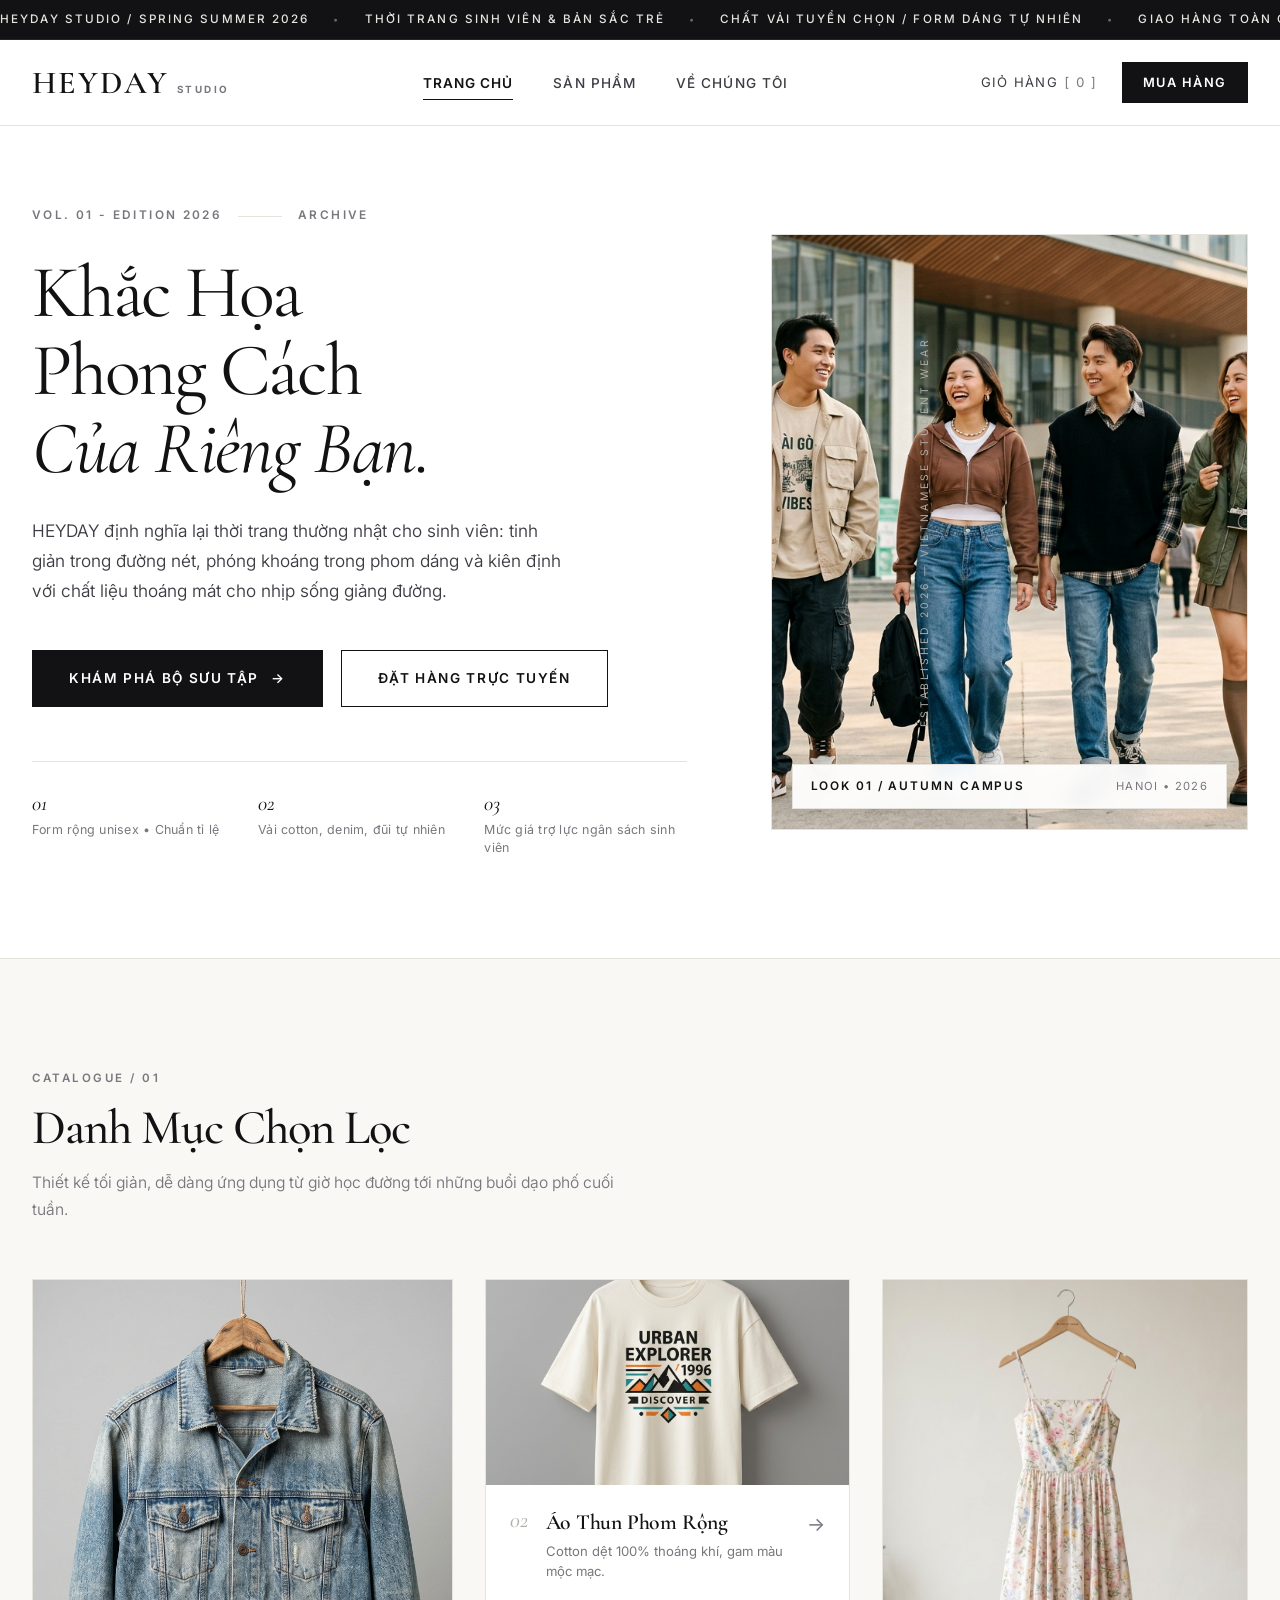
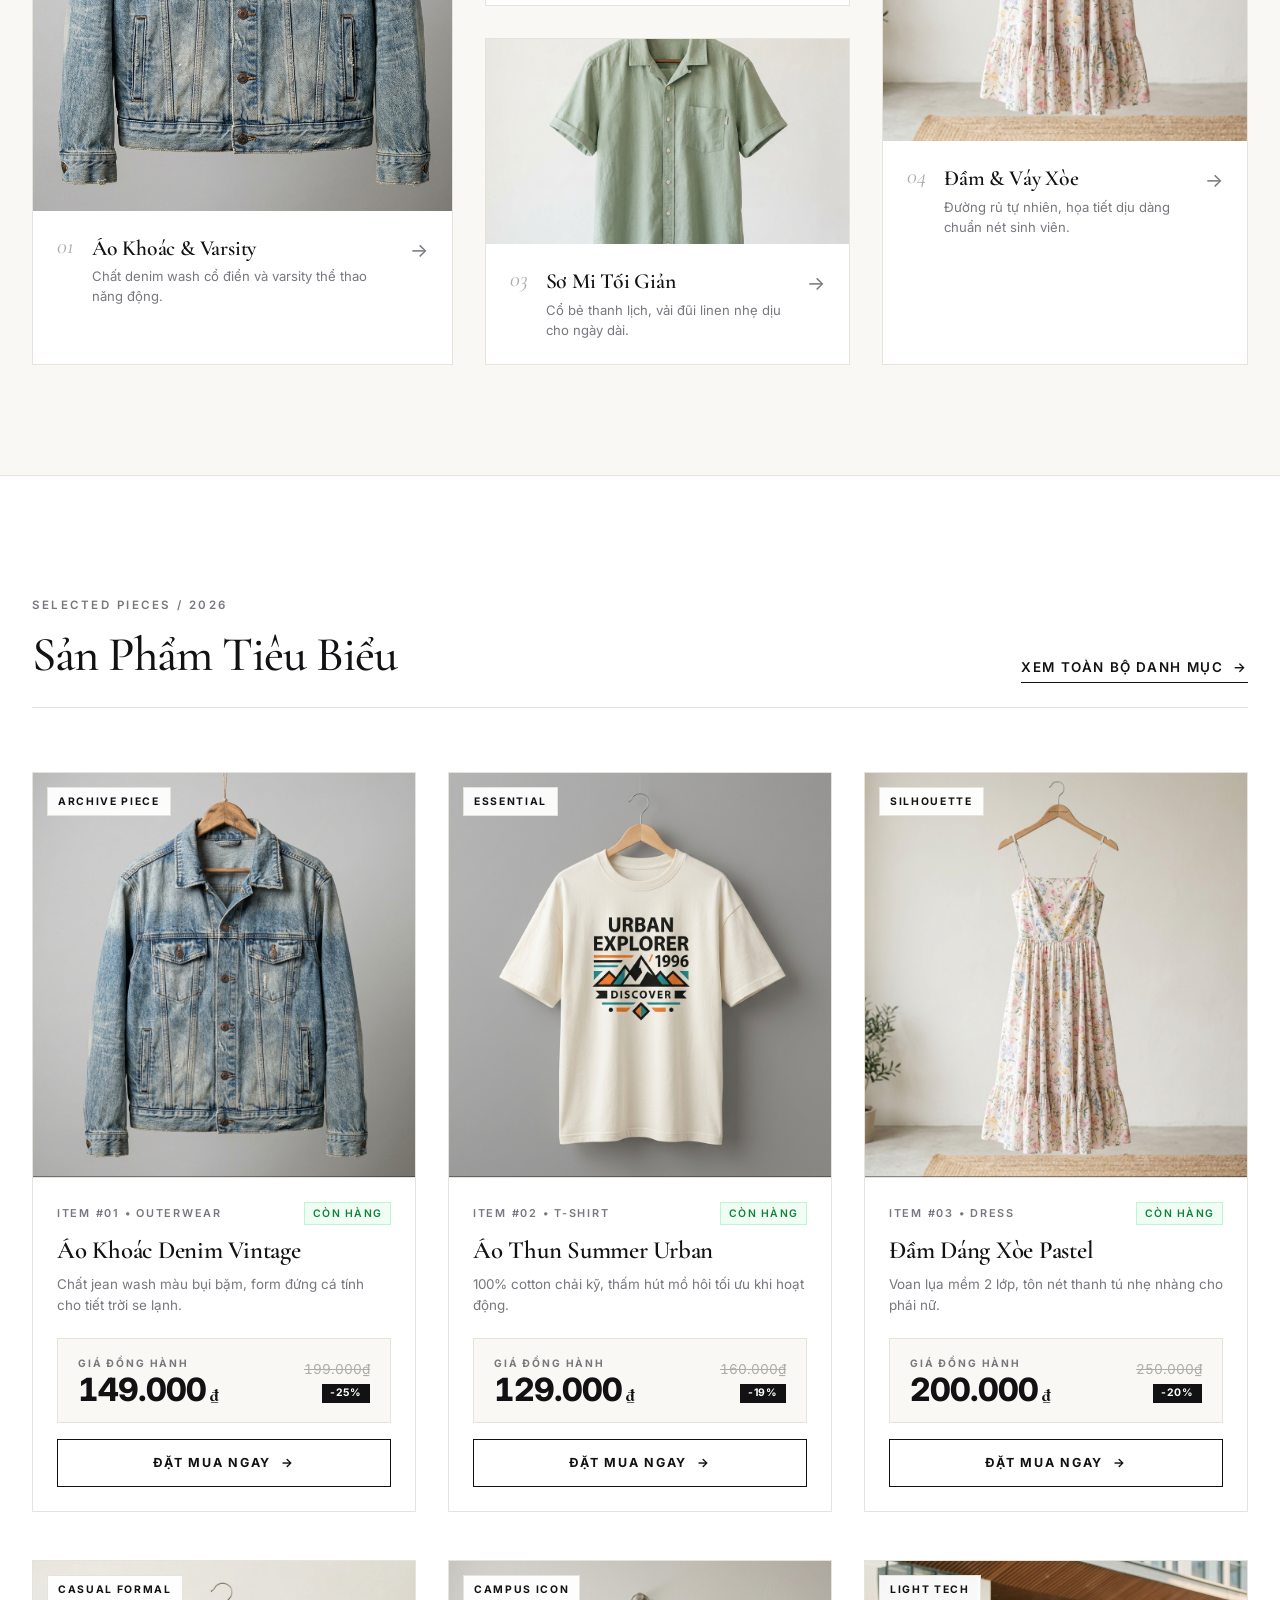
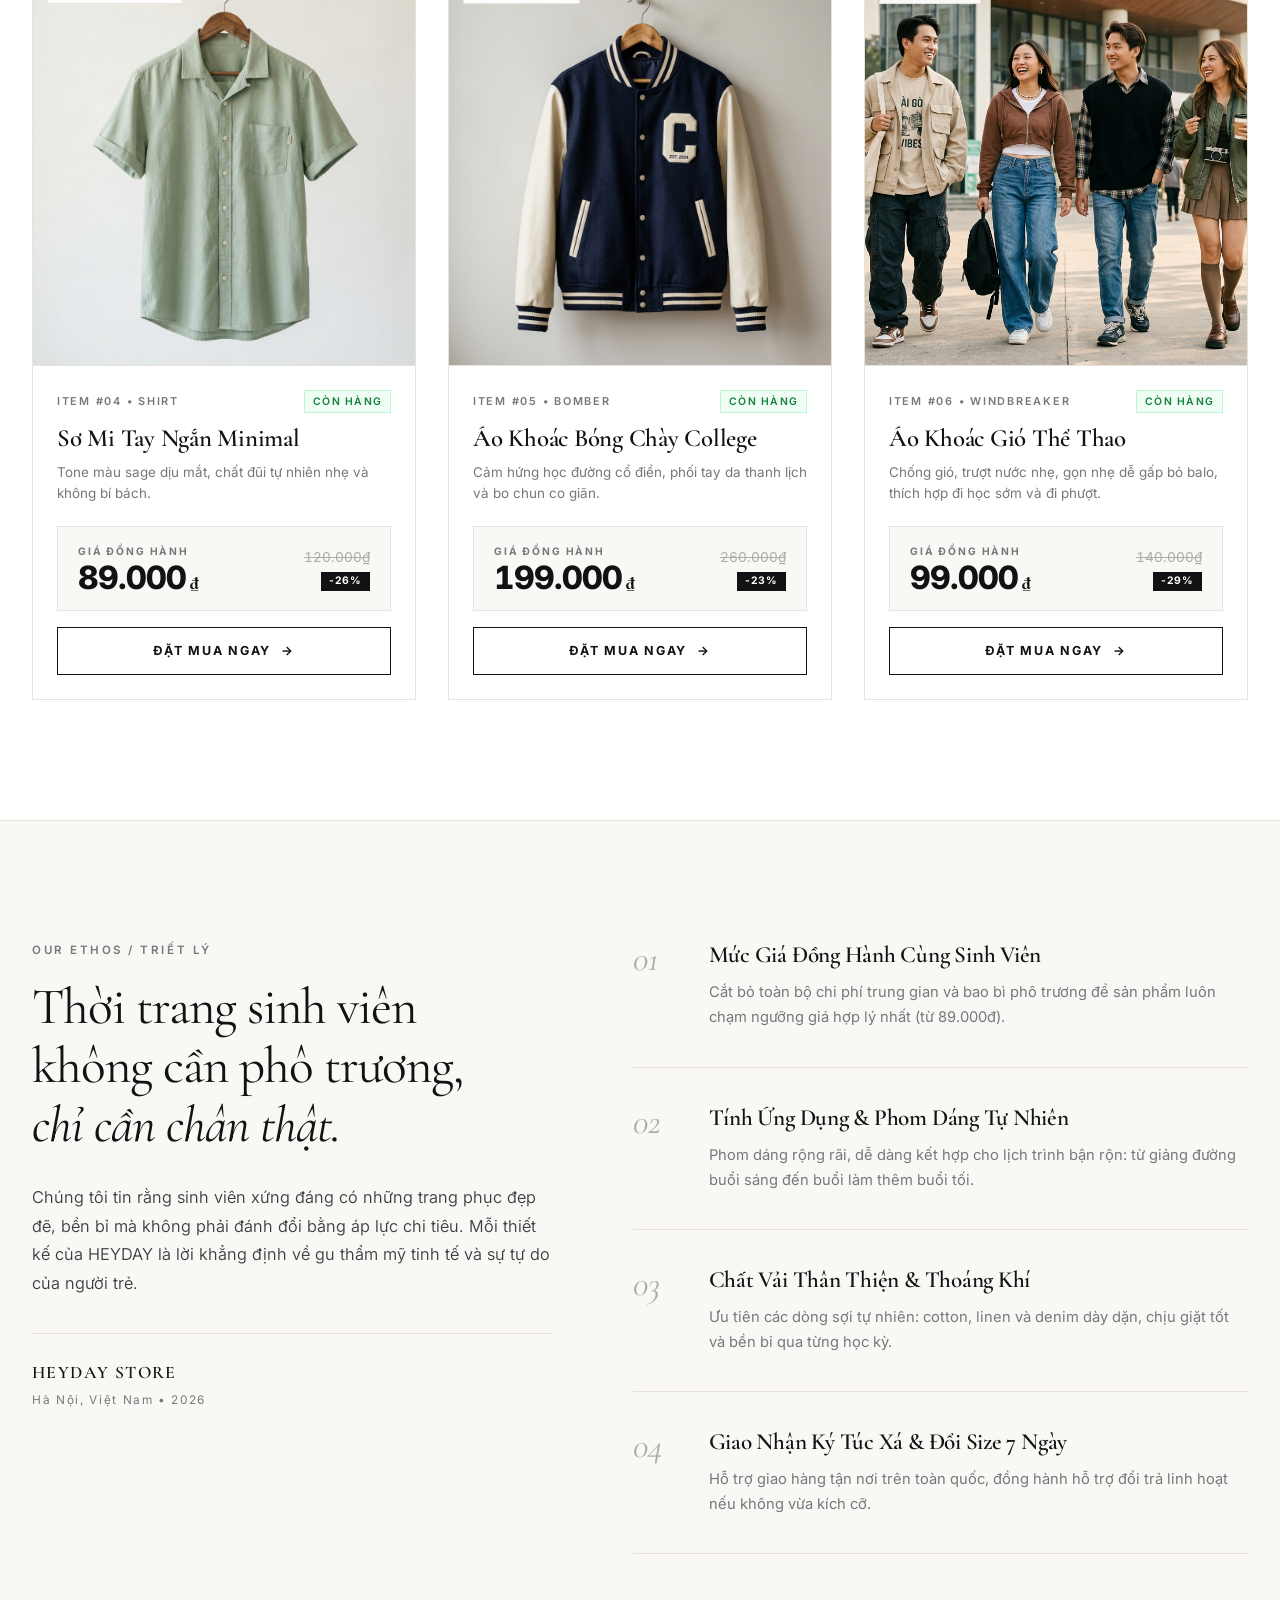
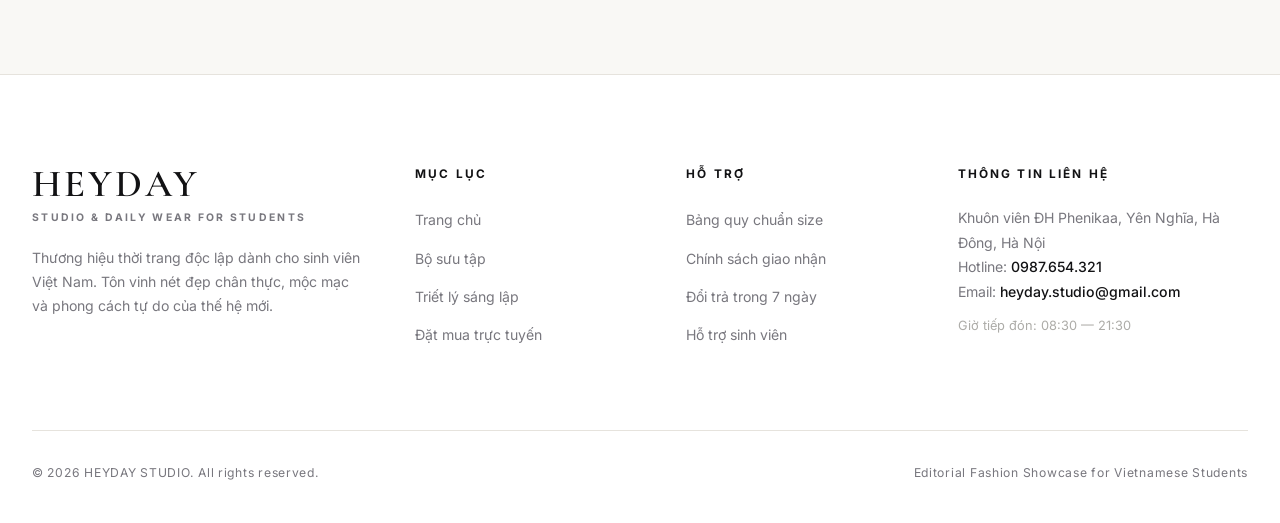
<file: HEYDAY/index.html>
<!DOCTYPE html>
<html lang="vi">
<head>
    <meta charset="UTF-8">
    <meta name="viewport" content="width=device-width, initial-scale=1.0">
    <meta name="description" content="HEYDAY Store - Không gian thời trang mang tinh thần thẩm mỹ phóng khoáng, tối giản và tự do dành cho thế hệ sinh viên trẻ.">
    <title>HEYDAY - Studio & Thời trang sinh viên</title>

    <!-- Google Fonts: Cormorant Garamond (Calligraphic / Aesthetic Serif) & Inter (Clean Editorial Sans) -->
    <link rel="preconnect" href="https://fonts.googleapis.com">
    <link rel="preconnect" href="https://fonts.gstatic.com" crossorigin>
    <link href="https://fonts.googleapis.com/css2?family=Cormorant+Garamond:ital,wght@0,300;0,400;0,600;0,700;1,400;1,600;1,700&family=Inter:wght@300;400;500;600;700&display=swap" rel="stylesheet">
    <link rel="stylesheet" href="css/style.css">
</head>
<body>

    <!-- Kinetic Editorial Marquee Ticker -->
    <aside class="editorial-ticker" aria-label="Thông báo thời trang">
        <div class="ticker-track">
            <span>HEYDAY STUDIO / SPRING SUMMER 2026</span>
            <span class="ticker-dot">•</span>
            <span>THỜI TRANG SINH VIÊN & BẢN SẮC TRẺ</span>
            <span class="ticker-dot">•</span>
            <span>CHẤT VẢI TUYỂN CHỌN / FORM DÁNG TỰ NHIÊN</span>
            <span class="ticker-dot">•</span>
            <span>GIAO HÀNG TOÀN QUỐC & ĐỔI SIZE 7 NGÀY</span>
            <span class="ticker-dot">•</span>
            <span>HEYDAY STUDIO / SPRING SUMMER 2026</span>
            <span class="ticker-dot">•</span>
            <span>THỜI TRANG SINH VIÊN & BẢN SẮC TRẺ</span>
            <span class="ticker-dot">•</span>
            <span>CHẤT VẢI TUYỂN CHỌN / FORM DÁNG TỰ NHIÊN</span>
            <span class="ticker-dot">•</span>
            <span>GIAO HÀNG TOÀN QUỐC & ĐỔI SIZE 7 NGÀY</span>
            <span class="ticker-dot">•</span>
        </div>
    </aside>

    <!-- Minimalist Architectural Header -->
    <header class="site-header">
        <div class="container header-container">
            <a href="index.html" class="brand-logo" id="brand-logo">
                <span class="logo-name">HEYDAY</span>
                <span class="logo-sub">STUDIO</span>
            </a>

            <nav class="main-nav" id="main-nav">
                <a href="index.html" class="nav-item active">Trang chủ</a>
                <a href="products.html" class="nav-item">Sản phẩm</a>
                <a href="about.html" class="nav-item">Về chúng tôi</a>
            </nav>

            <div class="header-right">
                <a href="buy.html" class="bag-link" id="bag-link">
                    <span class="bag-text">Giỏ hàng</span>
                    <span class="bag-count">[ 0 ]</span>
                </a>
                <a href="buy.html" class="header-action-btn" id="header-cta">Mua hàng</a>
            </div>
        </div>
    </header>

    <main>
        <!-- Hero Section: Asymmetric Editorial Composition -->
        <section class="hero-editorial" id="hero">
            <div class="container">
                <div class="hero-grid">
                    
                    <!-- Text & Narrative Column -->
                    <div class="hero-narrative">
                        <div class="editorial-meta">
                            <span class="meta-season">VOL. 01 - EDITION 2026</span>
                            <span class="meta-line"></span>
                            <span class="meta-archive">ARCHIVE</span>
                        </div>

                        <h1 class="hero-heading">
                            Khắc Họa<br>
                            Phong Cách<br>
                            <span class="calligraphic-accent">Của Riêng Bạn.</span>
                        </h1>

                        <p class="hero-lead">
                            HEYDAY định nghĩa lại thời trang thường nhật cho sinh viên: tinh giản trong đường nét, phóng khoáng trong phom dáng và kiên định với chất liệu thoáng mát cho nhịp sống giảng đường.
                        </p>

                        <div class="hero-actions">
                            <a href="products.html" class="btn-editorial btn-solid" id="hero-btn-explore">
                                <span>Khám phá bộ sưu tập</span>
                                <span class="arrow-glyph">&rarr;</span>
                            </a>
                            <a href="buy.html" class="btn-editorial btn-wire" id="hero-btn-buy">
                                <span>Đặt hàng trực tuyến</span>
                            </a>
                        </div>

                        <div class="hero-editorial-footnote">
                            <div class="footnote-item">
                                <span class="footnote-idx">01</span>
                                <span class="footnote-txt">Form rộng unisex &bull; Chuẩn tỉ lệ</span>
                            </div>
                            <div class="footnote-item">
                                <span class="footnote-idx">02</span>
                                <span class="footnote-txt">Vải cotton, denim, đũi tự nhiên</span>
                            </div>
                            <div class="footnote-item">
                                <span class="footnote-idx">03</span>
                                <span class="footnote-txt">Mức giá trợ lực ngân sách sinh viên</span>
                            </div>
                        </div>
                    </div>

                    <!-- Visual Lookbook Column (Asymmetric Offset) -->
                    <div class="hero-visual-wrap">
                        <figure class="hero-lookbook-frame">
                            <img src="images/hero-banner.jpg" alt="Bộ sưu tập sinh viên HEYDAY Store 2026" class="hero-lookbook-img" loading="eager">
                            <figcaption class="lookbook-overlay-tag">
                                <span class="tag-label">LOOK 01 / AUTUMN CAMPUS</span>
                                <span class="tag-specs">HANOI &bull; 2026</span>
                            </figcaption>
                        </figure>
                        <div class="lookbook-sidebar-note">
                            <span class="vertical-text">ESTABLISHED 2026 &mdash; VIETNAMESE STUDENT WEAR</span>
                        </div>
                    </div>

                </div>
            </div>
        </section>

        <!-- Asymmetric Categories Layout (Phân bổ không đồng đều) -->
        <section class="asymmetric-categories" id="curated-categories">
            <div class="container">
                <header class="section-editorial-header">
                    <span class="section-kicker">CATALOGUE / 01</span>
                    <h2 class="section-display-title">Danh Mục Chọn Lọc</h2>
                    <p class="section-note">Thiết kế tối giản, dễ dàng ứng dụng từ giờ học đường tới những buổi dạo phố cuối tuần.</p>
                </header>

                <div class="editorial-cat-grid">
                    <!-- Tall Featured Category Card -->
                    <a href="products.html" class="cat-tile cat-tile-tall" id="cat-outerwear">
                        <div class="tile-image-container">
                            <img src="images/ao-khoac-denim.jpg" alt="Áo khoác và varsity jacket" loading="lazy">
                        </div>
                        <div class="tile-details">
                            <span class="tile-number">01</span>
                            <div class="tile-text-wrap">
                                <h3 class="tile-title">Áo Khoác & Varsity</h3>
                                <p class="tile-desc">Chất denim wash cổ điển và varsity thể thao năng động.</p>
                            </div>
                            <span class="tile-explore-arrow">&rarr;</span>
                        </div>
                    </a>

                    <!-- Stacked Right Column: 2 Cards -->
                    <div class="cat-column-stack">
                        <a href="products.html" class="cat-tile cat-tile-compact" id="cat-tshirt">
                            <div class="tile-image-container">
                                <img src="images/ao-thun-summer.jpg" alt="Áo thun cotton form rộng" loading="lazy">
                            </div>
                            <div class="tile-details">
                                <span class="tile-number">02</span>
                                <div class="tile-text-wrap">
                                    <h3 class="tile-title">Áo Thun Phom Rộng</h3>
                                    <p class="tile-desc">Cotton dệt 100% thoáng khí, gam màu mộc mạc.</p>
                                </div>
                                <span class="tile-explore-arrow">&rarr;</span>
                            </div>
                        </a>

                        <a href="products.html" class="cat-tile cat-tile-compact" id="cat-shirt">
                            <div class="tile-image-container">
                                <img src="images/ao-so-mi.jpg" alt="Sơ mi tay ngắn tối giản" loading="lazy">
                            </div>
                            <div class="tile-details">
                                <span class="tile-number">03</span>
                                <div class="tile-text-wrap">
                                    <h3 class="tile-title">Sơ Mi Tối Giản</h3>
                                    <p class="tile-desc">Cổ bẻ thanh lịch, vải đũi linen nhẹ dịu cho ngày dài.</p>
                                </div>
                                <span class="tile-explore-arrow">&rarr;</span>
                            </div>
                        </a>
                    </div>

                    <!-- Fourth Category: Feminine Silhouette -->
                    <a href="products.html" class="cat-tile cat-tile-accent" id="cat-dress">
                        <div class="tile-image-container">
                            <img src="images/dam-nu-xoe.jpg" alt="Đầm dáng xòe nữ tính" loading="lazy">
                        </div>
                        <div class="tile-details">
                            <span class="tile-number">04</span>
                            <div class="tile-text-wrap">
                                <h3 class="tile-title">Đầm & Váy Xòe</h3>
                                <p class="tile-desc">Đường rủ tự nhiên, họa tiết dịu dàng chuẩn nét sinh viên.</p>
                            </div>
                            <span class="tile-explore-arrow">&rarr;</span>
                        </div>
                    </a>
                </div>
            </div>
        </section>

        <!-- Asymmetric Staggered Products Grid (Bộ sưu tập sản phẩm) -->
        <section class="asymmetric-products" id="featured-collection">
            <div class="container">
                <header class="products-editorial-bar">
                    <div class="bar-left">
                        <span class="section-kicker">SELECTED PIECES / 2026</span>
                        <h2 class="section-display-title">Sản Phẩm Tiêu Biểu</h2>
                    </div>
                    <div class="bar-right">
                        <a href="products.html" class="editorial-inline-link">
                            <span>Xem toàn bộ danh mục</span>
                            <span class="link-arrow">&rarr;</span>
                        </a>
                    </div>
                </header>

                <div class="products-grid-3col">
                    
                    <!-- Product 1: Denim -->
                    <article class="flyer-product-card" id="item-denim">
                        <div class="flyer-media-box">
                            <span class="flyer-tag">ARCHIVE PIECE</span>
                            <img src="images/ao-khoac-denim.jpg" alt="Áo khoác Denim Vintage" loading="lazy">
                            <a href="buy.html" class="quick-order-overlay" aria-label="Đặt mua Áo khoác Denim Vintage">
                                <span>Đặt mua sản phẩm</span>
                                <span>&rarr;</span>
                            </a>
                        </div>
                        <div class="flyer-content">
                            <div class="flyer-meta-top">
                                <span class="flyer-item-code">ITEM #01 &bull; OUTERWEAR</span>
                                <span class="flyer-stock-badge">CÒN HÀNG</span>
                            </div>
                            <h3 class="flyer-product-title">Áo Khoác Denim Vintage</h3>
                            <p class="flyer-product-desc">Chất jean wash màu bụi bặm, form đứng cá tính cho tiết trời se lạnh.</p>
                            
                            <div class="flyer-price-ticket">
                                <div class="flyer-price-left">
                                    <span class="flyer-price-label">GIÁ ĐỒNG HÀNH</span>
                                    <div class="flyer-price-figure">
                                        <span class="flyer-price-number">149.000</span>
                                        <span class="flyer-price-currency">₫</span>
                                    </div>
                                </div>
                                <div class="flyer-price-right">
                                    <span class="flyer-old-strike">199.000₫</span>
                                    <span class="flyer-save-pill">-25%</span>
                                </div>
                            </div>
                            
                            <div class="flyer-card-actions">
                                <a href="buy.html" class="flyer-order-btn">
                                    <span>Đặt Mua Ngay</span>
                                    <span class="btn-arrow">&rarr;</span>
                                </a>
                            </div>
                        </div>
                    </article>

                    <!-- Product 2: Summer T-Shirt -->
                    <article class="flyer-product-card" id="item-tshirt">
                        <div class="flyer-media-box">
                            <span class="flyer-tag">ESSENTIAL</span>
                            <img src="images/ao-thun-summer.jpg" alt="Áo thun Summer Urban" loading="lazy">
                            <a href="buy.html" class="quick-order-overlay" aria-label="Đặt mua Áo thun Summer Urban">
                                <span>Đặt mua sản phẩm</span>
                                <span>&rarr;</span>
                            </a>
                        </div>
                        <div class="flyer-content">
                            <div class="flyer-meta-top">
                                <span class="flyer-item-code">ITEM #02 &bull; T-SHIRT</span>
                                <span class="flyer-stock-badge">CÒN HÀNG</span>
                            </div>
                            <h3 class="flyer-product-title">Áo Thun Summer Urban</h3>
                            <p class="flyer-product-desc">100% cotton chải kỹ, thấm hút mồ hôi tối ưu khi hoạt động.</p>
                            
                            <div class="flyer-price-ticket">
                                <div class="flyer-price-left">
                                    <span class="flyer-price-label">GIÁ ĐỒNG HÀNH</span>
                                    <div class="flyer-price-figure">
                                        <span class="flyer-price-number">129.000</span>
                                        <span class="flyer-price-currency">₫</span>
                                    </div>
                                </div>
                                <div class="flyer-price-right">
                                    <span class="flyer-old-strike">160.000₫</span>
                                    <span class="flyer-save-pill">-19%</span>
                                </div>
                            </div>
                            
                            <div class="flyer-card-actions">
                                <a href="buy.html" class="flyer-order-btn">
                                    <span>Đặt Mua Ngay</span>
                                    <span class="btn-arrow">&rarr;</span>
                                </a>
                            </div>
                        </div>
                    </article>

                    <!-- Product 3: Flared Dress -->
                    <article class="flyer-product-card" id="item-dress">
                        <div class="flyer-media-box">
                            <span class="flyer-tag">SILHOUETTE</span>
                            <img src="images/dam-nu-xoe.jpg" alt="Đầm nữ dáng xòe pastel" loading="lazy">
                            <a href="buy.html" class="quick-order-overlay" aria-label="Đặt mua Đầm nữ dáng xòe">
                                <span>Đặt mua sản phẩm</span>
                                <span>&rarr;</span>
                            </a>
                        </div>
                        <div class="flyer-content">
                            <div class="flyer-meta-top">
                                <span class="flyer-item-code">ITEM #03 &bull; DRESS</span>
                                <span class="flyer-stock-badge">CÒN HÀNG</span>
                            </div>
                            <h3 class="flyer-product-title">Đầm Dáng Xòe Pastel</h3>
                            <p class="flyer-product-desc">Voan lụa mềm 2 lớp, tôn nét thanh tú nhẹ nhàng cho phái nữ.</p>
                            
                            <div class="flyer-price-ticket">
                                <div class="flyer-price-left">
                                    <span class="flyer-price-label">GIÁ ĐỒNG HÀNH</span>
                                    <div class="flyer-price-figure">
                                        <span class="flyer-price-number">200.000</span>
                                        <span class="flyer-price-currency">₫</span>
                                    </div>
                                </div>
                                <div class="flyer-price-right">
                                    <span class="flyer-old-strike">250.000₫</span>
                                    <span class="flyer-save-pill">-20%</span>
                                </div>
                            </div>
                            
                            <div class="flyer-card-actions">
                                <a href="buy.html" class="flyer-order-btn">
                                    <span>Đặt Mua Ngay</span>
                                    <span class="btn-arrow">&rarr;</span>
                                </a>
                            </div>
                        </div>
                    </article>

                    <!-- Product 4: Minimalist Shirt -->
                    <article class="flyer-product-card" id="item-shirt">
                        <div class="flyer-media-box">
                            <span class="flyer-tag">CASUAL FORMAL</span>
                            <img src="images/ao-so-mi.jpg" alt="Áo sơ mi tay ngắn Minimal" loading="lazy">
                            <a href="buy.html" class="quick-order-overlay" aria-label="Đặt mua Áo sơ mi Minimal">
                                <span>Đặt mua sản phẩm</span>
                                <span>&rarr;</span>
                            </a>
                        </div>
                        <div class="flyer-content">
                            <div class="flyer-meta-top">
                                <span class="flyer-item-code">ITEM #04 &bull; SHIRT</span>
                                <span class="flyer-stock-badge">CÒN HÀNG</span>
                            </div>
                            <h3 class="flyer-product-title">Sơ Mi Tay Ngắn Minimal</h3>
                            <p class="flyer-product-desc">Tone màu sage dịu mắt, chất đũi tự nhiên nhẹ và không bí bách.</p>
                            
                            <div class="flyer-price-ticket">
                                <div class="flyer-price-left">
                                    <span class="flyer-price-label">GIÁ ĐỒNG HÀNH</span>
                                    <div class="flyer-price-figure">
                                        <span class="flyer-price-number">89.000</span>
                                        <span class="flyer-price-currency">₫</span>
                                    </div>
                                </div>
                                <div class="flyer-price-right">
                                    <span class="flyer-old-strike">120.000₫</span>
                                    <span class="flyer-save-pill">-26%</span>
                                </div>
                            </div>
                            
                            <div class="flyer-card-actions">
                                <a href="buy.html" class="flyer-order-btn">
                                    <span>Đặt Mua Ngay</span>
                                    <span class="btn-arrow">&rarr;</span>
                                </a>
                            </div>
                        </div>
                    </article>

                    <!-- Product 5: College Varsity Jacket -->
                    <article class="flyer-product-card" id="item-varsity">
                        <div class="flyer-media-box">
                            <span class="flyer-tag">CAMPUS ICON</span>
                            <img src="images/ao-khoac-varsity.jpg" alt="Áo khoác bóng chày Varsity" loading="lazy">
                            <a href="buy.html" class="quick-order-overlay" aria-label="Đặt mua Áo khoác Varsity">
                                <span>Đặt mua sản phẩm</span>
                                <span>&rarr;</span>
                            </a>
                        </div>
                        <div class="flyer-content">
                            <div class="flyer-meta-top">
                                <span class="flyer-item-code">ITEM #05 &bull; BOMBER</span>
                                <span class="flyer-stock-badge">CÒN HÀNG</span>
                            </div>
                            <h3 class="flyer-product-title">Áo Khoác Bóng Chày College</h3>
                            <p class="flyer-product-desc">Cảm hứng học đường cổ điển, phối tay da thanh lịch và bo chun co giãn.</p>
                            
                            <div class="flyer-price-ticket">
                                <div class="flyer-price-left">
                                    <span class="flyer-price-label">GIÁ ĐỒNG HÀNH</span>
                                    <div class="flyer-price-figure">
                                        <span class="flyer-price-number">199.000</span>
                                        <span class="flyer-price-currency">₫</span>
                                    </div>
                                </div>
                                <div class="flyer-price-right">
                                    <span class="flyer-old-strike">260.000₫</span>
                                    <span class="flyer-save-pill">-23%</span>
                                </div>
                            </div>
                            
                            <div class="flyer-card-actions">
                                <a href="buy.html" class="flyer-order-btn">
                                    <span>Đặt Mua Ngay</span>
                                    <span class="btn-arrow">&rarr;</span>
                                </a>
                            </div>
                        </div>
                    </article>

                    <!-- Product 6: Sport Windbreaker -->
                    <article class="flyer-product-card" id="item-windbreaker">
                        <div class="flyer-media-box">
                            <span class="flyer-tag">LIGHT TECH</span>
                            <img src="images/hero-banner.jpg" alt="Áo khoác gió thể thao" loading="lazy">
                            <a href="buy.html" class="quick-order-overlay" aria-label="Đặt mua Áo khoác gió thể thao">
                                <span>Đặt mua sản phẩm</span>
                                <span>&rarr;</span>
                            </a>
                        </div>
                        <div class="flyer-content">
                            <div class="flyer-meta-top">
                                <span class="flyer-item-code">ITEM #06 &bull; WINDBREAKER</span>
                                <span class="flyer-stock-badge">CÒN HÀNG</span>
                            </div>
                            <h3 class="flyer-product-title">Áo Khoác Gió Thể Thao</h3>
                            <p class="flyer-product-desc">Chống gió, trượt nước nhẹ, gọn nhẹ dễ gấp bỏ balo, thích hợp đi học sớm và đi phượt.</p>
                            
                            <div class="flyer-price-ticket">
                                <div class="flyer-price-left">
                                    <span class="flyer-price-label">GIÁ ĐỒNG HÀNH</span>
                                    <div class="flyer-price-figure">
                                        <span class="flyer-price-number">99.000</span>
                                        <span class="flyer-price-currency">₫</span>
                                    </div>
                                </div>
                                <div class="flyer-price-right">
                                    <span class="flyer-old-strike">140.000₫</span>
                                    <span class="flyer-save-pill">-29%</span>
                                </div>
                            </div>
                            
                            <div class="flyer-card-actions">
                                <a href="buy.html" class="flyer-order-btn">
                                    <span>Đặt Mua Ngay</span>
                                    <span class="btn-arrow">&rarr;</span>
                                </a>
                            </div>
                        </div>
                    </article>

                </div>
            </div>
        </section>

        <!-- Brand Manifesto / Triết lý thương hiệu (Bố cục bất đối xứng dạng Tuyên ngôn) -->
        <section class="manifesto-section" id="brand-manifesto">
            <div class="container">
                <div class="manifesto-grid">
                    
                    <div class="manifesto-lead">
                        <span class="section-kicker">OUR ETHOS / TRIẾT LÝ</span>
                        <h2 class="manifesto-statement">
                            Thời trang sinh viên<br>
                            không cần phô trương,<br>
                            <span class="calligraphic-accent">chỉ cần chân thật.</span>
                        </h2>
                        <p class="manifesto-narrative">
                            Chúng tôi tin rằng sinh viên xứng đáng có những trang phục đẹp đẽ, bền bỉ mà không phải đánh đổi bằng áp lực chi tiêu. Mỗi thiết kế của HEYDAY là lời khẳng định về gu thẩm mỹ tinh tế và sự tự do của người trẻ.
                        </p>
                        <div class="manifesto-signature">
                            <span class="sig-title">HEYDAY STORE</span>
                            <span class="sig-loc">Hà Nội, Việt Nam &bull; 2026</span>
                        </div>
                    </div>

                    <div class="manifesto-pillars">
                        <article class="pillar-row">
                            <span class="pillar-idx">01</span>
                            <div class="pillar-body">
                                <h3 class="pillar-heading">Mức Giá Đồng Hành Cùng Sinh Viên</h3>
                                <p class="pillar-desc">Cắt bỏ toàn bộ chi phí trung gian và bao bì phô trương để sản phẩm luôn chạm ngưỡng giá hợp lý nhất (từ 89.000đ).</p>
                            </div>
                        </article>

                        <article class="pillar-row">
                            <span class="pillar-idx">02</span>
                            <div class="pillar-body">
                                <h3 class="pillar-heading">Tính Ứng Dụng & Phom Dáng Tự Nhiên</h3>
                                <p class="pillar-desc">Phom dáng rộng rãi, dễ dàng kết hợp cho lịch trình bận rộn: từ giảng đường buổi sáng đến buổi làm thêm buổi tối.</p>
                            </div>
                        </article>

                        <article class="pillar-row">
                            <span class="pillar-idx">03</span>
                            <div class="pillar-body">
                                <h3 class="pillar-heading">Chất Vải Thân Thiện & Thoáng Khí</h3>
                                <p class="pillar-desc">Ưu tiên các dòng sợi tự nhiên: cotton, linen và denim dày dặn, chịu giặt tốt và bền bỉ qua từng học kỳ.</p>
                            </div>
                        </article>

                        <article class="pillar-row">
                            <span class="pillar-idx">04</span>
                            <div class="pillar-body">
                                <h3 class="pillar-heading">Giao Nhận Ký Túc Xá & Đổi Size 7 Ngày</h3>
                                <p class="pillar-desc">Hỗ trợ giao hàng tận nơi trên toàn quốc, đồng hành hỗ trợ đổi trả linh hoạt nếu không vừa kích cỡ.</p>
                            </div>
                        </article>
                    </div>

                </div>
            </div>
        </section>

    </main>

    <!-- Minimalist Architectural Footer -->
    <footer class="site-footer">
        <div class="container">
            <div class="footer-top-row">
                <div class="footer-col-main">
                    <span class="footer-brand-title">HEYDAY</span>
                    <p class="footer-brand-subtitle">STUDIO & DAILY WEAR FOR STUDENTS</p>
                    <p class="footer-bio">
                        Thương hiệu thời trang độc lập dành cho sinh viên Việt Nam. Tôn vinh nét đẹp chân thực, mộc mạc và phong cách tự do của thế hệ mới.
                    </p>
                </div>

                <div class="footer-col-nav">
                    <span class="footer-heading">Mục lục</span>
                    <ul class="footer-list">
                        <li><a href="index.html">Trang chủ</a></li>
                        <li><a href="products.html">Bộ sưu tập</a></li>
                        <li><a href="about.html">Triết lý sáng lập</a></li>
                        <li><a href="buy.html">Đặt mua trực tuyến</a></li>
                    </ul>
                </div>

                <div class="footer-col-nav">
                    <span class="footer-heading">Hỗ trợ</span>
                    <ul class="footer-list">
                        <li><a href="buy.html">Bảng quy chuẩn size</a></li>
                        <li><a href="buy.html">Chính sách giao nhận</a></li>
                        <li><a href="buy.html">Đổi trả trong 7 ngày</a></li>
                        <li><a href="buy.html">Hỗ trợ sinh viên</a></li>
                    </ul>
                </div>

                <div class="footer-col-contact">
                    <span class="footer-heading">Thông tin liên hệ</span>
                    <address class="footer-address">
                        <p>Khuôn viên ĐH Phenikaa, Yên Nghĩa, Hà Đông, Hà Nội</p>
                        <p>Hotline: <a href="tel:0987654321">0987.654.321</a></p>
                        <p>Email: <a href="mailto:heyday.studio@gmail.com">heyday.studio@gmail.com</a></p>
                        <p class="working-hours">Giờ tiếp đón: 08:30 &mdash; 21:30</p>
                    </address>
                </div>
            </div>

            <div class="footer-bottom-row">
                <span class="copyright-note">&copy; 2026 HEYDAY STUDIO. All rights reserved.</span>
                <span class="design-credit">Editorial Fashion Showcase for Vietnamese Students</span>
            </div>
        </div>
    </footer>

</body>
</html>
</file>
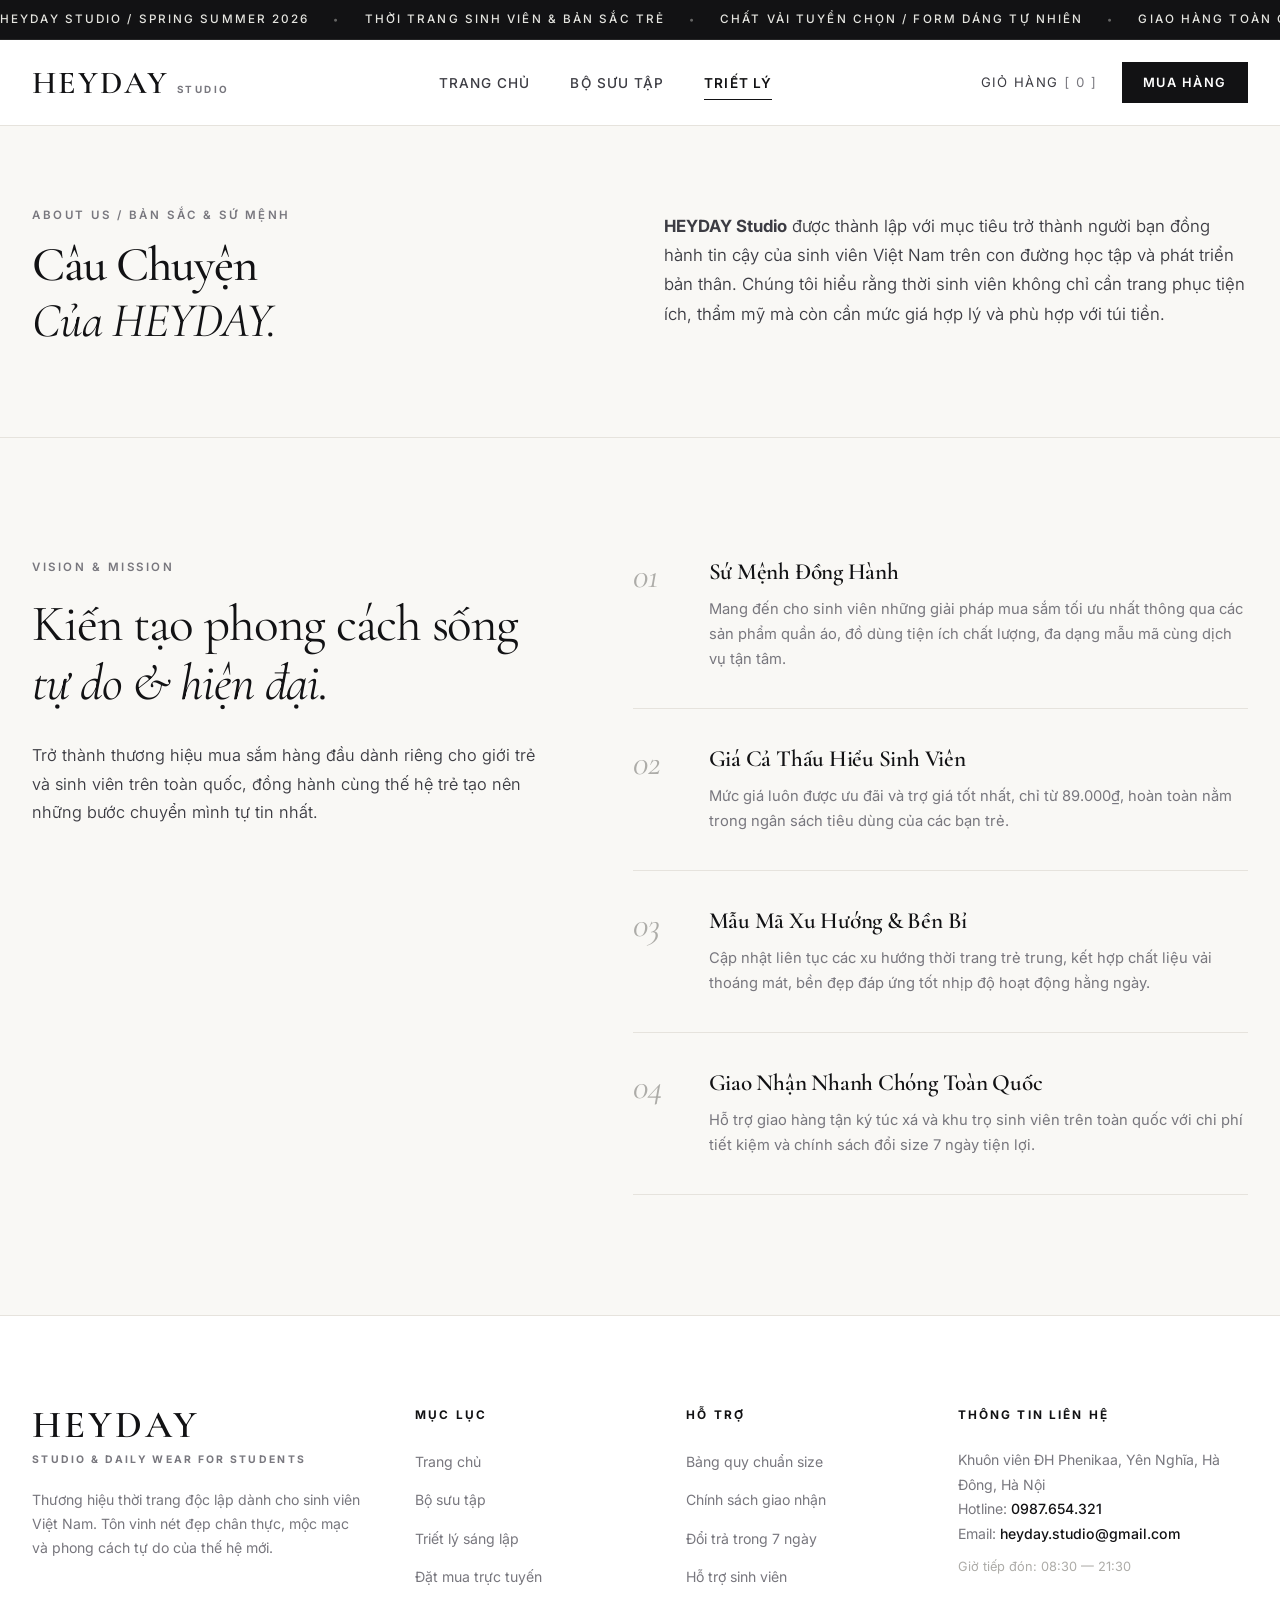
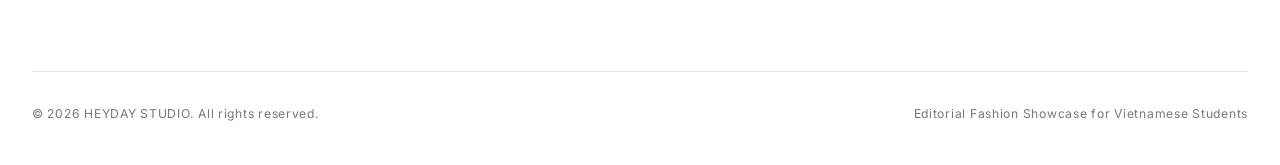
<file: HEYDAY/about.html>
<!DOCTYPE html>
<html lang="vi">
<head>
    <meta charset="UTF-8">
    <meta name="viewport" content="width=device-width, initial-scale=1.0">
    <meta name="description" content="Triết lý & sứ mệnh của HEYDAY Studio - Người bạn đồng hành tin cậy của sinh viên Việt Nam trên hành trình định hình phong cách sống tự do, hiện đại.">
    <title>Triết Lý Sáng Lập - HEYDAY Studio</title>

    <!-- Google Fonts: Cormorant Garamond & Inter -->
    <link rel="preconnect" href="https://fonts.googleapis.com">
    <link rel="preconnect" href="https://fonts.gstatic.com" crossorigin>
    <link href="https://fonts.googleapis.com/css2?family=Cormorant+Garamond:ital,wght@0,300;0,400;0,600;0,700;1,400;1,600;1,700&family=Inter:wght@300;400;500;600;700&display=swap" rel="stylesheet">
    <link rel="stylesheet" href="css/style.css">
</head>
<body>

    <!-- Kinetic Editorial Marquee Ticker -->
    <aside class="editorial-ticker" aria-label="Thông báo thời trang">
        <div class="ticker-track">
            <span>HEYDAY STUDIO / SPRING SUMMER 2026</span>
            <span class="ticker-dot">•</span>
            <span>THỜI TRANG SINH VIÊN & BẢN SẮC TRẺ</span>
            <span class="ticker-dot">•</span>
            <span>CHẤT VẢI TUYỂN CHỌN / FORM DÁNG TỰ NHIÊN</span>
            <span class="ticker-dot">•</span>
            <span>GIAO HÀNG TOÀN QUỐC & ĐỔI SIZE 7 NGÀY</span>
            <span class="ticker-dot">•</span>
            <span>HEYDAY STUDIO / SPRING SUMMER 2026</span>
            <span class="ticker-dot">•</span>
            <span>THỜI TRANG SINH VIÊN & BẢN SẮC TRẺ</span>
            <span class="ticker-dot">•</span>
            <span>CHẤT VẢI TUYỂN CHỌN / FORM DÁNG TỰ NHIÊN</span>
            <span class="ticker-dot">•</span>
            <span>GIAO HÀNG TOÀN QUỐC & ĐỔI SIZE 7 NGÀY</span>
            <span class="ticker-dot">•</span>
        </div>
    </aside>

    <!-- Minimalist Architectural Header -->
    <header class="site-header">
        <div class="container header-container">
            <a href="index.html" class="brand-logo" id="brand-logo">
                <span class="logo-name">HEYDAY</span>
                <span class="logo-sub">STUDIO</span>
            </a>

            <nav class="main-nav" id="main-nav">
                <a href="index.html" class="nav-item">Trang chủ</a>
                <a href="products.html" class="nav-item">Bộ sưu tập</a>
                <a href="about.html" class="nav-item active">Triết lý</a>
            </nav>

            <div class="header-right">
                <a href="buy.html" class="bag-link" id="bag-link">
                    <span class="bag-text">Giỏ hàng</span>
                    <span class="bag-count">[ 0 ]</span>
                </a>
                <a href="buy.html" class="header-action-btn" id="header-cta">Mua hàng</a>
            </div>
        </div>
    </header>

    <main class="about-page">
        <!-- Hero Statement Section -->
        <section class="catalogue-intro">
            <div class="container">
                <div class="catalogue-intro-grid">
                    <div>
                        <span class="section-kicker">ABOUT US / BẢN SẮC & SỨ MỆNH</span>
                        <h1 class="section-display-title">
                            Câu Chuyện<br>
                            <span class="calligraphic-accent">Của HEYDAY.</span>
                        </h1>
                    </div>
                    <div class="catalogue-intro-lead">
                        <p>
                            <strong>HEYDAY Studio</strong> được thành lập với mục tiêu trở thành người bạn đồng hành tin cậy của sinh viên Việt Nam trên con đường học tập và phát triển bản thân. Chúng tôi hiểu rằng thời sinh viên không chỉ cần trang phục tiện ích, thẩm mỹ mà còn cần mức giá hợp lý và phù hợp với túi tiền.
                        </p>
                    </div>
                </div>
            </div>
        </section>

        <!-- Mission & Vision Split -->
        <section class="manifesto-section">
            <div class="container">
                <div class="manifesto-grid">
                    <div class="manifesto-lead">
                        <span class="section-kicker">VISION & MISSION</span>
                        <h2 class="manifesto-statement">
                            Kiến tạo phong cách sống<br>
                            <span class="calligraphic-accent">tự do & hiện đại.</span>
                        </h2>
                        <p class="manifesto-narrative">
                            Trở thành thương hiệu mua sắm hàng đầu dành riêng cho giới trẻ và sinh viên trên toàn quốc, đồng hành cùng thế hệ trẻ tạo nên những bước chuyển mình tự tin nhất.
                        </p>
                    </div>

                    <div class="manifesto-pillars">
                        <article class="pillar-row">
                            <span class="pillar-idx">01</span>
                            <div class="pillar-body">
                                <h3 class="pillar-heading">Sứ Mệnh Đồng Hành</h3>
                                <p class="pillar-desc">Mang đến cho sinh viên những giải pháp mua sắm tối ưu nhất thông qua các sản phẩm quần áo, đồ dùng tiện ích chất lượng, đa dạng mẫu mã cùng dịch vụ tận tâm.</p>
                            </div>
                        </article>

                        <article class="pillar-row">
                            <span class="pillar-idx">02</span>
                            <div class="pillar-body">
                                <h3 class="pillar-heading">Giá Cả Thấu Hiểu Sinh Viên</h3>
                                <p class="pillar-desc">Mức giá luôn được ưu đãi và trợ giá tốt nhất, chỉ từ 89.000₫, hoàn toàn nằm trong ngân sách tiêu dùng của các bạn trẻ.</p>
                            </div>
                        </article>

                        <article class="pillar-row">
                            <span class="pillar-idx">03</span>
                            <div class="pillar-body">
                                <h3 class="pillar-heading">Mẫu Mã Xu Hướng & Bền Bỉ</h3>
                                <p class="pillar-desc">Cập nhật liên tục các xu hướng thời trang trẻ trung, kết hợp chất liệu vải thoáng mát, bền đẹp đáp ứng tốt nhịp độ hoạt động hằng ngày.</p>
                            </div>
                        </article>

                        <article class="pillar-row">
                            <span class="pillar-idx">04</span>
                            <div class="pillar-body">
                                <h3 class="pillar-heading">Giao Nhận Nhanh Chóng Toàn Quốc</h3>
                                <p class="pillar-desc">Hỗ trợ giao hàng tận ký túc xá và khu trọ sinh viên trên toàn quốc với chi phí tiết kiệm và chính sách đổi size 7 ngày tiện lợi.</p>
                            </div>
                        </article>
                    </div>
                </div>
            </div>
        </section>
    </main>

    <!-- Minimalist Architectural Footer -->
    <footer class="site-footer">
        <div class="container">
            <div class="footer-top-row">
                <div class="footer-col-main">
                    <span class="footer-brand-title">HEYDAY</span>
                    <p class="footer-brand-subtitle">STUDIO & DAILY WEAR FOR STUDENTS</p>
                    <p class="footer-bio">
                        Thương hiệu thời trang độc lập dành cho sinh viên Việt Nam. Tôn vinh nét đẹp chân thực, mộc mạc và phong cách tự do của thế hệ mới.
                    </p>
                </div>

                <div class="footer-col-nav">
                    <span class="footer-heading">Mục lục</span>
                    <ul class="footer-list">
                        <li><a href="index.html">Trang chủ</a></li>
                        <li><a href="products.html">Bộ sưu tập</a></li>
                        <li><a href="about.html">Triết lý sáng lập</a></li>
                        <li><a href="buy.html">Đặt mua trực tuyến</a></li>
                    </ul>
                </div>

                <div class="footer-col-nav">
                    <span class="footer-heading">Hỗ trợ</span>
                    <ul class="footer-list">
                        <li><a href="buy.html">Bảng quy chuẩn size</a></li>
                        <li><a href="buy.html">Chính sách giao nhận</a></li>
                        <li><a href="buy.html">Đổi trả trong 7 ngày</a></li>
                        <li><a href="buy.html">Hỗ trợ sinh viên</a></li>
                    </ul>
                </div>

                <div class="footer-col-contact">
                    <span class="footer-heading">Thông tin liên hệ</span>
                    <address class="footer-address">
                        <p>Khuôn viên ĐH Phenikaa, Yên Nghĩa, Hà Đông, Hà Nội</p>
                        <p>Hotline: <a href="tel:0987654321">0987.654.321</a></p>
                        <p>Email: <a href="mailto:heyday.studio@gmail.com">heyday.studio@gmail.com</a></p>
                        <p class="working-hours">Giờ tiếp đón: 08:30 &mdash; 21:30</p>
                    </address>
                </div>
            </div>

            <div class="footer-bottom-row">
                <span class="copyright-note">&copy; 2026 HEYDAY STUDIO. All rights reserved.</span>
                <span class="design-credit">Editorial Fashion Showcase for Vietnamese Students</span>
            </div>
        </div>
    </footer>

</body>
</html>
</file>
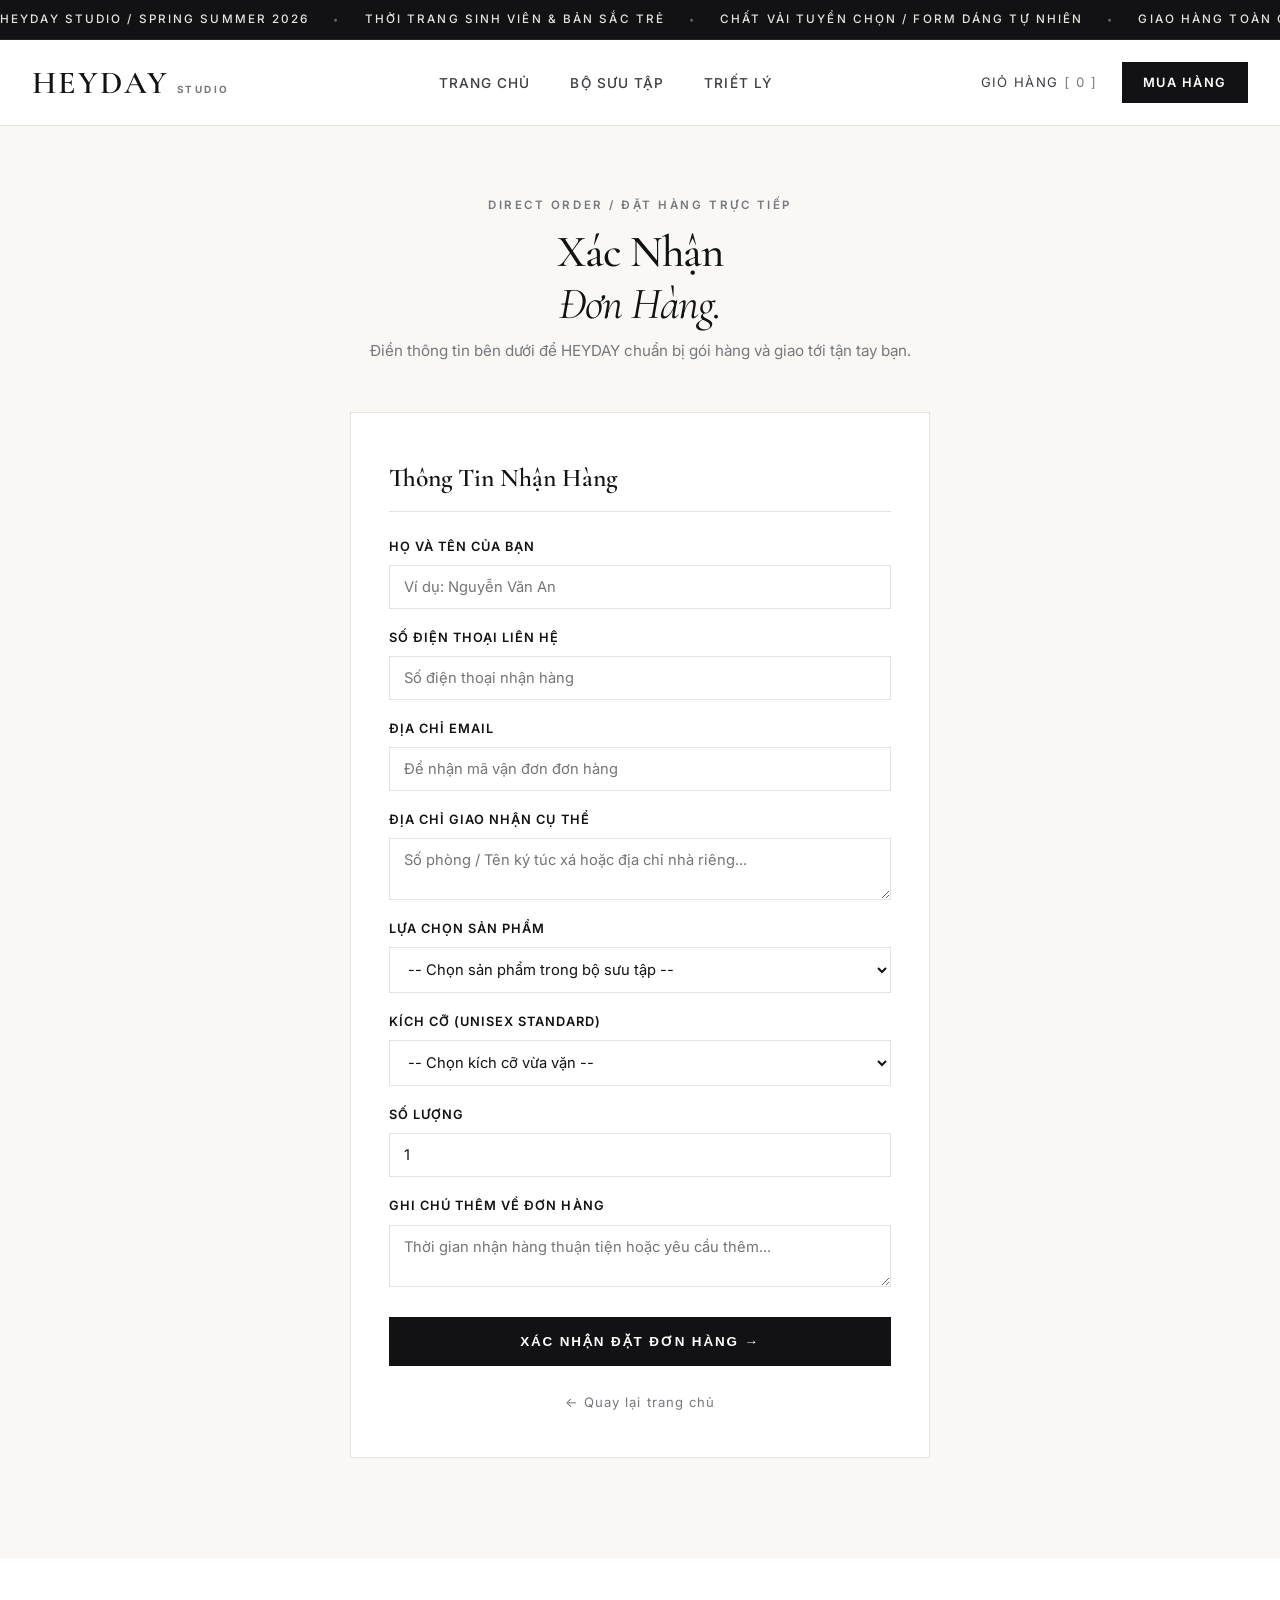
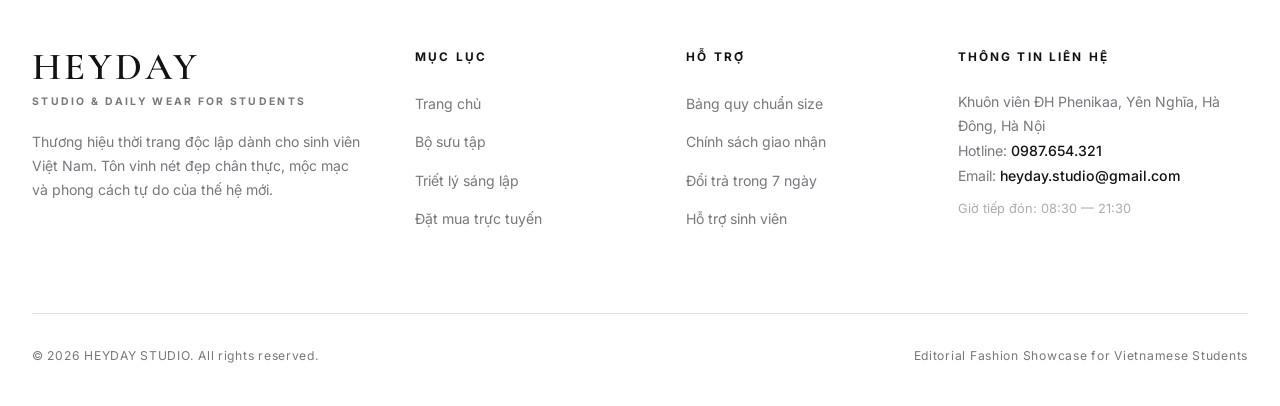
<file: HEYDAY/buy.html>
<!DOCTYPE html>
<html lang="vi">
<head>
    <meta charset="UTF-8">
    <meta name="viewport" content="width=device-width, initial-scale=1.0">
    <meta name="description" content="Đặt mua sản phẩm thời trang HEYDAY Studio trực tuyến. Hỗ trợ giao tận nơi toàn quốc, đổi size 7 ngày.">
    <title>Đặt Hàng - HEYDAY Studio</title>

    <!-- Google Fonts: Cormorant Garamond & Inter -->
    <link rel="preconnect" href="https://fonts.googleapis.com">
    <link rel="preconnect" href="https://fonts.gstatic.com" crossorigin>
    <link href="https://fonts.googleapis.com/css2?family=Cormorant+Garamond:ital,wght@0,300;0,400;0,600;0,700;1,400;1,600;1,700&family=Inter:wght@300;400;500;600;700&display=swap" rel="stylesheet">
    <link rel="stylesheet" href="css/style.css">
</head>
<body>

    <!-- Kinetic Editorial Marquee Ticker -->
    <aside class="editorial-ticker" aria-label="Thông báo thời trang">
        <div class="ticker-track">
            <span>HEYDAY STUDIO / SPRING SUMMER 2026</span>
            <span class="ticker-dot">•</span>
            <span>THỜI TRANG SINH VIÊN & BẢN SẮC TRẺ</span>
            <span class="ticker-dot">•</span>
            <span>CHẤT VẢI TUYỂN CHỌN / FORM DÁNG TỰ NHIÊN</span>
            <span class="ticker-dot">•</span>
            <span>GIAO HÀNG TOÀN QUỐC & ĐỔI SIZE 7 NGÀY</span>
            <span class="ticker-dot">•</span>
            <span>HEYDAY STUDIO / SPRING SUMMER 2026</span>
            <span class="ticker-dot">•</span>
            <span>THỜI TRANG SINH VIÊN & BẢN SẮC TRẺ</span>
            <span class="ticker-dot">•</span>
            <span>CHẤT VẢI TUYỂN CHỌN / FORM DÁNG TỰ NHIÊN</span>
            <span class="ticker-dot">•</span>
            <span>GIAO HÀNG TOÀN QUỐC & ĐỔI SIZE 7 NGÀY</span>
            <span class="ticker-dot">•</span>
        </div>
    </aside>

    <!-- Minimalist Architectural Header (Fixed & Synchronized) -->
    <header class="site-header">
        <div class="container header-container">
            <a href="index.html" class="brand-logo" id="brand-logo">
                <span class="logo-name">HEYDAY</span>
                <span class="logo-sub">STUDIO</span>
            </a>

            <nav class="main-nav" id="main-nav">
                <a href="index.html" class="nav-item">Trang chủ</a>
                <a href="products.html" class="nav-item">Bộ sưu tập</a>
                <a href="about.html" class="nav-item">Triết lý</a>
            </nav>

            <div class="header-right">
                <a href="buy.html" class="bag-link" id="bag-link">
                    <span class="bag-text">Giỏ hàng</span>
                    <span class="bag-count">[ 0 ]</span>
                </a>
                <a href="buy.html" class="header-action-btn" id="header-cta">Mua hàng</a>
            </div>
        </div>
    </header>

    <main class="buy-page">
        <div class="container">
            <section class="buy-intro">
                <span class="section-kicker">DIRECT ORDER / ĐẶT HÀNG TRỰC TIẾP</span>
                <h1 class="section-display-title">
                    Xác Nhận<br>
                    <span class="calligraphic-accent">Đơn Hàng.</span>
                </h1>
                <p>Điền thông tin bên dưới để HEYDAY chuẩn bị gói hàng và giao tới tận tay bạn.</p>
            </section>

            <section class="buy-section">
                <form class="buy-form" action="#" method="post">
                    <h2>Thông Tin Nhận Hàng</h2>

                    <label for="fullname">Họ và tên của bạn</label>
                    <input
                        type="text"
                        id="fullname"
                        name="fullname"
                        placeholder="Ví dụ: Nguyễn Văn An"
                        required
                    >

                    <label for="phone">Số điện thoại liên hệ</label>
                    <input
                        type="tel"
                        id="phone"
                        name="phone"
                        placeholder="Số điện thoại nhận hàng"
                        required
                    >

                    <label for="email">Địa chỉ Email</label>
                    <input
                        type="email"
                        id="email"
                        name="email"
                        placeholder="Để nhận mã vận đơn đơn hàng"
                    >

                    <label for="address">Địa chỉ giao nhận cụ thể</label>
                    <textarea
                        id="address"
                        name="address"
                        placeholder="Số phòng / Tên ký túc xá hoặc địa chỉ nhà riêng..."
                        required
                    ></textarea>

                    <label for="product">Lựa chọn sản phẩm</label>
                    <select id="product" name="product" required>
                        <option value="">-- Chọn sản phẩm trong bộ sưu tập --</option>
                        <option value="ao-khoac-denim">Áo Khoác Denim Vintage - 149.000₫</option>
                        <option value="ao-thun-summer">Áo Thun Summer Urban - 129.000₫</option>
                        <option value="dam-nu-xoe">Đầm Nữ Dáng Xòe Pastel - 200.000₫</option>
                        <option value="ao-so-mi">Áo Sơ Mi Tay Ngắn Minimal - 89.000₫</option>
                        <option value="ao-varsity">Áo Khoác Bóng Chày College - 199.000₫</option>
                        <option value="ao-khoac-gio">Áo Khoác Gió Thể Thao - 99.000₫</option>
                        <option value="set-hoa-tiet">Bộ Đồ Họa Tiết Năng Động - 139.000₫</option>
                        <option value="ao-len">Áo Len Dệt Phom Rộng - 179.000₫</option>
                    </select>

                    <label for="size">Kích cỡ (Unisex Standard)</label>
                    <select id="size" name="size" required>
                        <option value="">-- Chọn kích cỡ vừa vặn --</option>
                        <option value="S">Size S (Dưới 52kg &bull; Dưới 1m60)</option>
                        <option value="M">Size M (53 &mdash; 64kg &bull; 1m60 &mdash; 1m70)</option>
                        <option value="L">Size L (65 &mdash; 75kg &bull; 1m70 &mdash; 1m78)</option>
                        <option value="XL">Size XL (76 &mdash; 88kg &bull; Trên 1m78)</option>
                    </select>

                    <label for="quantity">Số lượng</label>
                    <input
                        type="number"
                        id="quantity"
                        name="quantity"
                        min="1"
                        value="1"
                        required
                    >

                    <label for="note">Ghi chú thêm về đơn hàng</label>
                    <textarea
                        id="note"
                        name="note"
                        placeholder="Thời gian nhận hàng thuận tiện hoặc yêu cầu thêm..."
                    ></textarea>

                    <button type="submit" class="submit-btn" id="confirm-order-btn">
                        Xác nhận đặt đơn hàng &rarr;
                    </button>

                    <a href="index.html" class="back-link">
                        &larr; Quay lại trang chủ
                    </a>
                </form>
            </section>
        </div>
    </main>

    <!-- Minimalist Architectural Footer -->
    <footer class="site-footer">
        <div class="container">
            <div class="footer-top-row">
                <div class="footer-col-main">
                    <span class="footer-brand-title">HEYDAY</span>
                    <p class="footer-brand-subtitle">STUDIO & DAILY WEAR FOR STUDENTS</p>
                    <p class="footer-bio">
                        Thương hiệu thời trang độc lập dành cho sinh viên Việt Nam. Tôn vinh nét đẹp chân thực, mộc mạc và phong cách tự do của thế hệ mới.
                    </p>
                </div>

                <div class="footer-col-nav">
                    <span class="footer-heading">Mục lục</span>
                    <ul class="footer-list">
                        <li><a href="index.html">Trang chủ</a></li>
                        <li><a href="products.html">Bộ sưu tập</a></li>
                        <li><a href="about.html">Triết lý sáng lập</a></li>
                        <li><a href="buy.html">Đặt mua trực tuyến</a></li>
                    </ul>
                </div>

                <div class="footer-col-nav">
                    <span class="footer-heading">Hỗ trợ</span>
                    <ul class="footer-list">
                        <li><a href="buy.html">Bảng quy chuẩn size</a></li>
                        <li><a href="buy.html">Chính sách giao nhận</a></li>
                        <li><a href="buy.html">Đổi trả trong 7 ngày</a></li>
                        <li><a href="buy.html">Hỗ trợ sinh viên</a></li>
                    </ul>
                </div>

                <div class="footer-col-contact">
                    <span class="footer-heading">Thông tin liên hệ</span>
                    <address class="footer-address">
                        <p>Khuôn viên ĐH Phenikaa, Yên Nghĩa, Hà Đông, Hà Nội</p>
                        <p>Hotline: <a href="tel:0987654321">0987.654.321</a></p>
                        <p>Email: <a href="mailto:heyday.studio@gmail.com">heyday.studio@gmail.com</a></p>
                        <p class="working-hours">Giờ tiếp đón: 08:30 &mdash; 21:30</p>
                    </address>
                </div>
            </div>

            <div class="footer-bottom-row">
                <span class="copyright-note">&copy; 2026 HEYDAY STUDIO. All rights reserved.</span>
                <span class="design-credit">Editorial Fashion Showcase for Vietnamese Students</span>
            </div>
        </div>
    </footer>

</body>
</html>
</file>
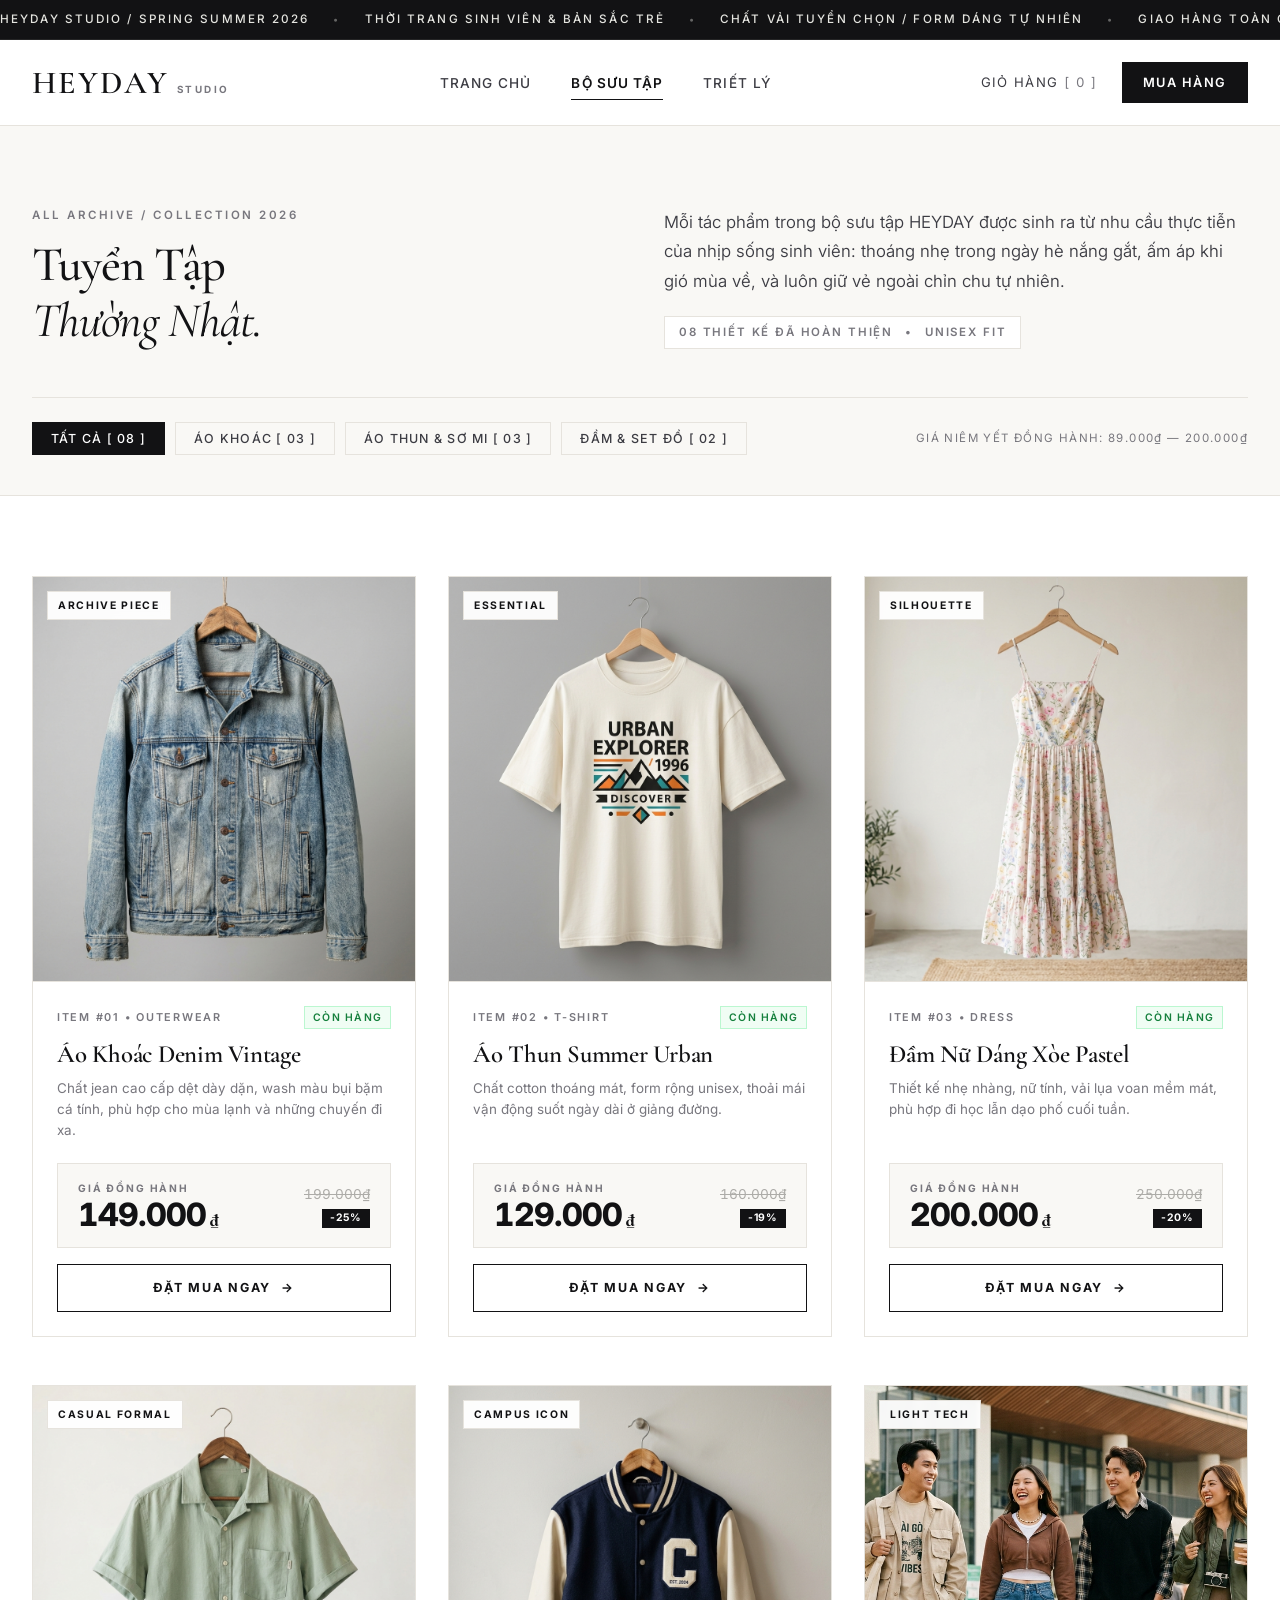
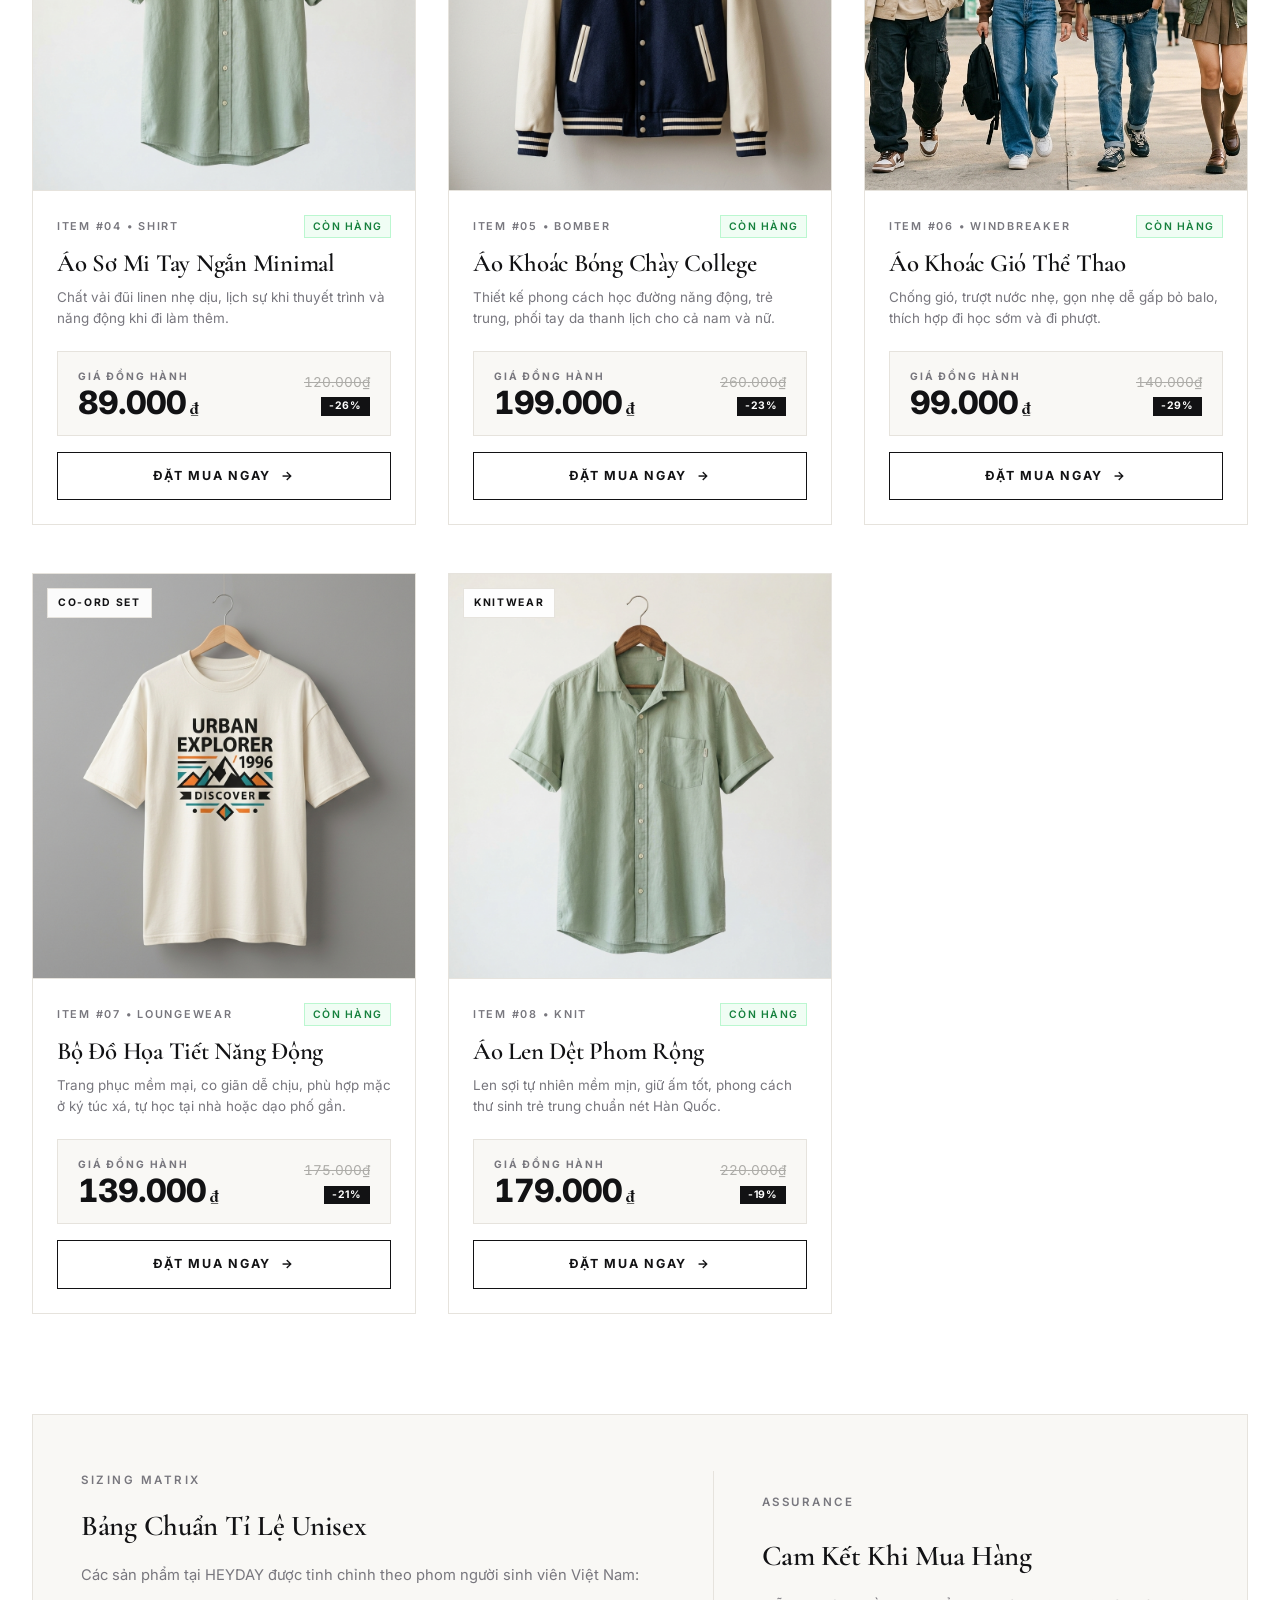
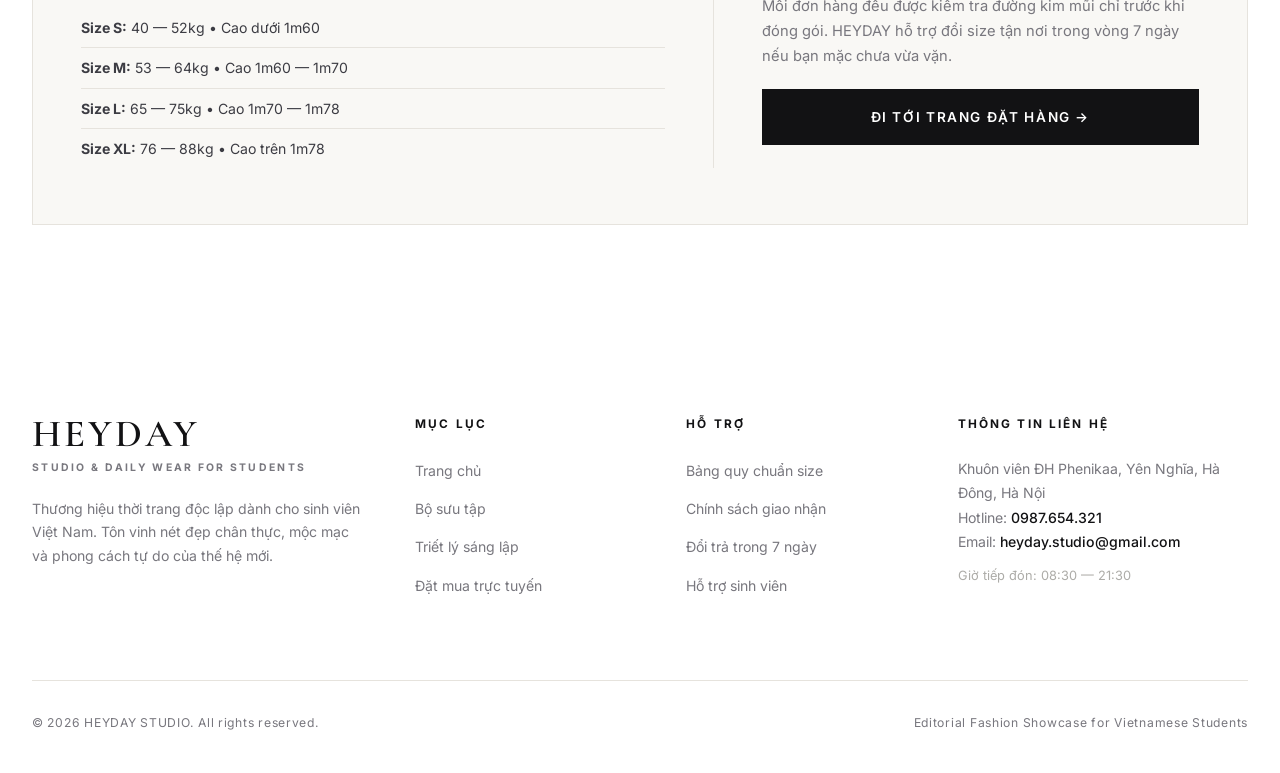
<file: HEYDAY/products.html>
<!DOCTYPE html>
<html lang="vi">
<head>
    <meta charset="UTF-8">
    <meta name="viewport" content="width=device-width, initial-scale=1.0">
    <meta name="description" content="HEYDAY Studio - Tuyển tập bộ sưu tập thời trang sinh viên 2026. Thiết kế tối giản, phom rộng tự do, chất vải thoáng khí.">
    <title>Bộ Sưu Tập - HEYDAY Studio</title>

    <!-- Google Fonts: Cormorant Garamond & Inter -->
    <link rel="preconnect" href="https://fonts.googleapis.com">
    <link rel="preconnect" href="https://fonts.gstatic.com" crossorigin>
    <link href="https://fonts.googleapis.com/css2?family=Cormorant+Garamond:ital,wght@0,300;0,400;0,600;0,700;1,400;1,600;1,700&family=Inter:wght@300;400;500;600;700&display=swap" rel="stylesheet">
    <link rel="stylesheet" href="css/style.css">
</head>
<body>

    <!-- Kinetic Editorial Marquee Ticker -->
    <aside class="editorial-ticker" aria-label="Thông báo thời trang">
        <div class="ticker-track">
            <span>HEYDAY STUDIO / SPRING SUMMER 2026</span>
            <span class="ticker-dot">•</span>
            <span>THỜI TRANG SINH VIÊN & BẢN SẮC TRẺ</span>
            <span class="ticker-dot">•</span>
            <span>CHẤT VẢI TUYỂN CHỌN / FORM DÁNG TỰ NHIÊN</span>
            <span class="ticker-dot">•</span>
            <span>GIAO HÀNG TOÀN QUỐC & ĐỔI SIZE 7 NGÀY</span>
            <span class="ticker-dot">•</span>
            <span>HEYDAY STUDIO / SPRING SUMMER 2026</span>
            <span class="ticker-dot">•</span>
            <span>THỜI TRANG SINH VIÊN & BẢN SẮC TRẺ</span>
            <span class="ticker-dot">•</span>
            <span>CHẤT VẢI TUYỂN CHỌN / FORM DÁNG TỰ NHIÊN</span>
            <span class="ticker-dot">•</span>
            <span>GIAO HÀNG TOÀN QUỐC & ĐỔI SIZE 7 NGÀY</span>
            <span class="ticker-dot">•</span>
        </div>
    </aside>

    <!-- Minimalist Architectural Header -->
    <header class="site-header">
        <div class="container header-container">
            <a href="index.html" class="brand-logo" id="brand-logo">
                <span class="logo-name">HEYDAY</span>
                <span class="logo-sub">STUDIO</span>
            </a>

            <nav class="main-nav" id="main-nav">
                <a href="index.html" class="nav-item">Trang chủ</a>
                <a href="products.html" class="nav-item active">Bộ sưu tập</a>
                <a href="about.html" class="nav-item">Triết lý</a>
            </nav>

            <div class="header-right">
                <a href="buy.html" class="bag-link" id="bag-link">
                    <span class="bag-text">Giỏ hàng</span>
                    <span class="bag-count">[ 0 ]</span>
                </a>
                <a href="buy.html" class="header-action-btn" id="header-cta">Mua hàng</a>
            </div>
        </div>
    </header>

    <main class="catalogue-page">
        <!-- Catalogue Header -->
        <section class="catalogue-intro">
            <div class="container">
                <div class="catalogue-intro-grid">
                    <div>
                        <span class="section-kicker">ALL ARCHIVE / COLLECTION 2026</span>
                        <h1 class="section-display-title">
                            Tuyển Tập<br>
                            <span class="calligraphic-accent">Thường Nhật.</span>
                        </h1>
                    </div>
                    <div class="catalogue-intro-lead">
                        <p>
                            Mỗi tác phẩm trong bộ sưu tập HEYDAY được sinh ra từ nhu cầu thực tiễn của nhịp sống sinh viên: thoáng nhẹ trong ngày hè nắng gắt, ấm áp khi gió mùa về, và luôn giữ vẻ ngoài chỉn chu tự nhiên.
                        </p>
                        <div class="catalogue-count-tag">
                            <span>08 THIẾT KẾ ĐÃ HOÀN THIỆN</span>
                            <span class="tag-sep">&bull;</span>
                            <span>UNISEX FIT</span>
                        </div>
                    </div>
                </div>

                <!-- Editorial Filter Bar -->
                <div class="catalogue-filter-bar">
                    <div class="filter-group">
                        <button class="filter-tab active" type="button">Tất cả [ 08 ]</button>
                        <button class="filter-tab" type="button">Áo khoác [ 03 ]</button>
                        <button class="filter-tab" type="button">Áo thun & Sơ mi [ 03 ]</button>
                        <button class="filter-tab" type="button">Đầm & Set đồ [ 02 ]</button>
                    </div>
                    <div class="filter-note">
                        <span>GIÁ NIÊM YẾT ĐỒNG HÀNH: 89.000₫ &mdash; 200.000₫</span>
                    </div>
                </div>
            </div>
        </section>

        <!-- Catalogue Asymmetric Products Grid -->
        <section class="catalogue-grid-section">
            <div class="container">
                <div class="products-grid-3col">

                    <!-- Product 1: Featured Denim -->
                    <article class="flyer-product-card" id="prod-denim">
                        <div class="flyer-media-box">
                            <span class="flyer-tag">ARCHIVE PIECE</span>
                            <img src="images/ao-khoac-denim.jpg" alt="Áo khoác denim nam vintage" loading="lazy">
                            <a href="buy.html" class="quick-order-overlay" aria-label="Đặt mua Áo khoác denim nam">
                                <span>Đặt mua sản phẩm</span>
                                <span>&rarr;</span>
                            </a>
                        </div>
                        <div class="flyer-content">
                            <div class="flyer-meta-top">
                                <span class="flyer-item-code">ITEM #01 &bull; OUTERWEAR</span>
                                <span class="flyer-stock-badge">CÒN HÀNG</span>
                            </div>
                            <h2 class="flyer-product-title">Áo Khoác Denim Vintage</h2>
                            <p class="flyer-product-desc">Chất jean cao cấp dệt dày dặn, wash màu bụi bặm cá tính, phù hợp cho mùa lạnh và những chuyến đi xa.</p>
                            
                            <div class="flyer-price-ticket">
                                <div class="flyer-price-left">
                                    <span class="flyer-price-label">GIÁ ĐỒNG HÀNH</span>
                                    <div class="flyer-price-figure">
                                        <span class="flyer-price-number">149.000</span>
                                        <span class="flyer-price-currency">₫</span>
                                    </div>
                                </div>
                                <div class="flyer-price-right">
                                    <span class="flyer-old-strike">199.000₫</span>
                                    <span class="flyer-save-pill">-25%</span>
                                </div>
                            </div>
                            
                            <div class="flyer-card-actions">
                                <a href="buy.html" class="flyer-order-btn">
                                    <span>Đặt Mua Ngay</span>
                                    <span class="btn-arrow">&rarr;</span>
                                </a>
                            </div>
                        </div>
                    </article>

                    <!-- Product 2: Summer T-Shirt -->
                    <article class="flyer-product-card" id="prod-tshirt">
                        <div class="flyer-media-box">
                            <span class="flyer-tag">ESSENTIAL</span>
                            <img src="images/ao-thun-summer.jpg" alt="Áo thun Summer" loading="lazy">
                            <a href="buy.html" class="quick-order-overlay" aria-label="Đặt mua Áo thun Summer">
                                <span>Đặt mua sản phẩm</span>
                                <span>&rarr;</span>
                            </a>
                        </div>
                        <div class="flyer-content">
                            <div class="flyer-meta-top">
                                <span class="flyer-item-code">ITEM #02 &bull; T-SHIRT</span>
                                <span class="flyer-stock-badge">CÒN HÀNG</span>
                            </div>
                            <h2 class="flyer-product-title">Áo Thun Summer Urban</h2>
                            <p class="flyer-product-desc">Chất cotton thoáng mát, form rộng unisex, thoải mái vận động suốt ngày dài ở giảng đường.</p>
                            
                            <div class="flyer-price-ticket">
                                <div class="flyer-price-left">
                                    <span class="flyer-price-label">GIÁ ĐỒNG HÀNH</span>
                                    <div class="flyer-price-figure">
                                        <span class="flyer-price-number">129.000</span>
                                        <span class="flyer-price-currency">₫</span>
                                    </div>
                                </div>
                                <div class="flyer-price-right">
                                    <span class="flyer-old-strike">160.000₫</span>
                                    <span class="flyer-save-pill">-19%</span>
                                </div>
                            </div>
                            
                            <div class="flyer-card-actions">
                                <a href="buy.html" class="flyer-order-btn">
                                    <span>Đặt Mua Ngay</span>
                                    <span class="btn-arrow">&rarr;</span>
                                </a>
                            </div>
                        </div>
                    </article>

                    <!-- Product 3: Flared Dress -->
                    <article class="flyer-product-card" id="prod-dress">
                        <div class="flyer-media-box">
                            <span class="flyer-tag">SILHOUETTE</span>
                            <img src="images/dam-nu-xoe.jpg" alt="Đầm nữ dáng xòe" loading="lazy">
                            <a href="buy.html" class="quick-order-overlay" aria-label="Đặt mua Đầm nữ dáng xòe">
                                <span>Đặt mua sản phẩm</span>
                                <span>&rarr;</span>
                            </a>
                        </div>
                        <div class="flyer-content">
                            <div class="flyer-meta-top">
                                <span class="flyer-item-code">ITEM #03 &bull; DRESS</span>
                                <span class="flyer-stock-badge">CÒN HÀNG</span>
                            </div>
                            <h2 class="flyer-product-title">Đầm Nữ Dáng Xòe Pastel</h2>
                            <p class="flyer-product-desc">Thiết kế nhẹ nhàng, nữ tính, vải lụa voan mềm mát, phù hợp đi học lẫn dạo phố cuối tuần.</p>
                            
                            <div class="flyer-price-ticket">
                                <div class="flyer-price-left">
                                    <span class="flyer-price-label">GIÁ ĐỒNG HÀNH</span>
                                    <div class="flyer-price-figure">
                                        <span class="flyer-price-number">200.000</span>
                                        <span class="flyer-price-currency">₫</span>
                                    </div>
                                </div>
                                <div class="flyer-price-right">
                                    <span class="flyer-old-strike">250.000₫</span>
                                    <span class="flyer-save-pill">-20%</span>
                                </div>
                            </div>
                            
                            <div class="flyer-card-actions">
                                <a href="buy.html" class="flyer-order-btn">
                                    <span>Đặt Mua Ngay</span>
                                    <span class="btn-arrow">&rarr;</span>
                                </a>
                            </div>
                        </div>
                    </article>

                    <!-- Product 4: Minimal Shirt -->
                    <article class="flyer-product-card" id="prod-shirt">
                        <div class="flyer-media-box">
                            <span class="flyer-tag">CASUAL FORMAL</span>
                            <img src="images/ao-so-mi.jpg" alt="Áo sơ mi nam tay ngắn" loading="lazy">
                            <a href="buy.html" class="quick-order-overlay" aria-label="Đặt mua Áo sơ mi nam">
                                <span>Đặt mua sản phẩm</span>
                                <span>&rarr;</span>
                            </a>
                        </div>
                        <div class="flyer-content">
                            <div class="flyer-meta-top">
                                <span class="flyer-item-code">ITEM #04 &bull; SHIRT</span>
                                <span class="flyer-stock-badge">CÒN HÀNG</span>
                            </div>
                            <h2 class="flyer-product-title">Áo Sơ Mi Tay Ngắn Minimal</h2>
                            <p class="flyer-product-desc">Chất vải đũi linen nhẹ dịu, lịch sự khi thuyết trình và năng động khi đi làm thêm.</p>
                            
                            <div class="flyer-price-ticket">
                                <div class="flyer-price-left">
                                    <span class="flyer-price-label">GIÁ ĐỒNG HÀNH</span>
                                    <div class="flyer-price-figure">
                                        <span class="flyer-price-number">89.000</span>
                                        <span class="flyer-price-currency">₫</span>
                                    </div>
                                </div>
                                <div class="flyer-price-right">
                                    <span class="flyer-old-strike">120.000₫</span>
                                    <span class="flyer-save-pill">-26%</span>
                                </div>
                            </div>
                            
                            <div class="flyer-card-actions">
                                <a href="buy.html" class="flyer-order-btn">
                                    <span>Đặt Mua Ngay</span>
                                    <span class="btn-arrow">&rarr;</span>
                                </a>
                            </div>
                        </div>
                    </article>

                    <!-- Product 5: Varsity Baseball Jacket -->
                    <article class="flyer-product-card" id="prod-varsity">
                        <div class="flyer-media-box">
                            <span class="flyer-tag">CAMPUS ICON</span>
                            <img src="images/ao-khoac-varsity.jpg" alt="Áo khoác bóng chày" loading="lazy">
                            <a href="buy.html" class="quick-order-overlay" aria-label="Đặt mua Áo khoác bóng chày">
                                <span>Đặt mua sản phẩm</span>
                                <span>&rarr;</span>
                            </a>
                        </div>
                        <div class="flyer-content">
                            <div class="flyer-meta-top">
                                <span class="flyer-item-code">ITEM #05 &bull; BOMBER</span>
                                <span class="flyer-stock-badge">CÒN HÀNG</span>
                            </div>
                            <h2 class="flyer-product-title">Áo Khoác Bóng Chày College</h2>
                            <p class="flyer-product-desc">Thiết kế phong cách học đường năng động, trẻ trung, phối tay da thanh lịch cho cả nam và nữ.</p>
                            
                            <div class="flyer-price-ticket">
                                <div class="flyer-price-left">
                                    <span class="flyer-price-label">GIÁ ĐỒNG HÀNH</span>
                                    <div class="flyer-price-figure">
                                        <span class="flyer-price-number">199.000</span>
                                        <span class="flyer-price-currency">₫</span>
                                    </div>
                                </div>
                                <div class="flyer-price-right">
                                    <span class="flyer-old-strike">260.000₫</span>
                                    <span class="flyer-save-pill">-23%</span>
                                </div>
                            </div>
                            
                            <div class="flyer-card-actions">
                                <a href="buy.html" class="flyer-order-btn">
                                    <span>Đặt Mua Ngay</span>
                                    <span class="btn-arrow">&rarr;</span>
                                </a>
                            </div>
                        </div>
                    </article>

                    <!-- Product 6: Sport Windbreaker -->
                    <article class="flyer-product-card" id="prod-windbreaker">
                        <div class="flyer-media-box">
                            <span class="flyer-tag">LIGHT TECH</span>
                            <img src="images/hero-banner.jpg" alt="Áo khoác gió thể thao" loading="lazy">
                            <a href="buy.html" class="quick-order-overlay" aria-label="Đặt mua Áo khoác gió thể thao">
                                <span>Đặt mua sản phẩm</span>
                                <span>&rarr;</span>
                            </a>
                        </div>
                        <div class="flyer-content">
                            <div class="flyer-meta-top">
                                <span class="flyer-item-code">ITEM #06 &bull; WINDBREAKER</span>
                                <span class="flyer-stock-badge">CÒN HÀNG</span>
                            </div>
                            <h2 class="flyer-product-title">Áo Khoác Gió Thể Thao</h2>
                            <p class="flyer-product-desc">Chống gió, trượt nước nhẹ, gọn nhẹ dễ gấp bỏ balo, thích hợp đi học sớm và đi phượt.</p>
                            
                            <div class="flyer-price-ticket">
                                <div class="flyer-price-left">
                                    <span class="flyer-price-label">GIÁ ĐỒNG HÀNH</span>
                                    <div class="flyer-price-figure">
                                        <span class="flyer-price-number">99.000</span>
                                        <span class="flyer-price-currency">₫</span>
                                    </div>
                                </div>
                                <div class="flyer-price-right">
                                    <span class="flyer-old-strike">140.000₫</span>
                                    <span class="flyer-save-pill">-29%</span>
                                </div>
                            </div>
                            
                            <div class="flyer-card-actions">
                                <a href="buy.html" class="flyer-order-btn">
                                    <span>Đặt Mua Ngay</span>
                                    <span class="btn-arrow">&rarr;</span>
                                </a>
                            </div>
                        </div>
                    </article>

                    <!-- Product 7: Co-ord Pattern Set -->
                    <article class="flyer-product-card" id="prod-set">
                        <div class="flyer-media-box">
                            <span class="flyer-tag">CO-ORD SET</span>
                            <img src="images/ao-thun-summer.jpg" alt="Bộ đồ họa tiết dễ thương" loading="lazy">
                            <a href="buy.html" class="quick-order-overlay" aria-label="Đặt mua Bộ đồ họa tiết">
                                <span>Đặt mua sản phẩm</span>
                                <span>&rarr;</span>
                            </a>
                        </div>
                        <div class="flyer-content">
                            <div class="flyer-meta-top">
                                <span class="flyer-item-code">ITEM #07 &bull; LOUNGEWEAR</span>
                                <span class="flyer-stock-badge">CÒN HÀNG</span>
                            </div>
                            <h2 class="flyer-product-title">Bộ Đồ Họa Tiết Năng Động</h2>
                            <p class="flyer-product-desc">Trang phục mềm mại, co giãn dễ chịu, phù hợp mặc ở ký túc xá, tự học tại nhà hoặc dạo phố gần.</p>
                            
                            <div class="flyer-price-ticket">
                                <div class="flyer-price-left">
                                    <span class="flyer-price-label">GIÁ ĐỒNG HÀNH</span>
                                    <div class="flyer-price-figure">
                                        <span class="flyer-price-number">139.000</span>
                                        <span class="flyer-price-currency">₫</span>
                                    </div>
                                </div>
                                <div class="flyer-price-right">
                                    <span class="flyer-old-strike">175.000₫</span>
                                    <span class="flyer-save-pill">-21%</span>
                                </div>
                            </div>
                            
                            <div class="flyer-card-actions">
                                <a href="buy.html" class="flyer-order-btn">
                                    <span>Đặt Mua Ngay</span>
                                    <span class="btn-arrow">&rarr;</span>
                                </a>
                            </div>
                        </div>
                    </article>

                    <!-- Product 8: Knit Sweater -->
                    <article class="flyer-product-card" id="prod-knit">
                        <div class="flyer-media-box">
                            <span class="flyer-tag">KNITWEAR</span>
                            <img src="images/ao-so-mi.jpg" alt="Áo len nam nữ" loading="lazy">
                            <a href="buy.html" class="quick-order-overlay" aria-label="Đặt mua Áo len nam nữ">
                                <span>Đặt mua sản phẩm</span>
                                <span>&rarr;</span>
                            </a>
                        </div>
                        <div class="flyer-content">
                            <div class="flyer-meta-top">
                                <span class="flyer-item-code">ITEM #08 &bull; KNIT</span>
                                <span class="flyer-stock-badge">CÒN HÀNG</span>
                            </div>
                            <h2 class="flyer-product-title">Áo Len Dệt Phom Rộng</h2>
                            <p class="flyer-product-desc">Len sợi tự nhiên mềm mịn, giữ ấm tốt, phong cách thư sinh trẻ trung chuẩn nét Hàn Quốc.</p>
                            
                            <div class="flyer-price-ticket">
                                <div class="flyer-price-left">
                                    <span class="flyer-price-label">GIÁ ĐỒNG HÀNH</span>
                                    <div class="flyer-price-figure">
                                        <span class="flyer-price-number">179.000</span>
                                        <span class="flyer-price-currency">₫</span>
                                    </div>
                                </div>
                                <div class="flyer-price-right">
                                    <span class="flyer-old-strike">220.000₫</span>
                                    <span class="flyer-save-pill">-19%</span>
                                </div>
                            </div>
                            
                            <div class="flyer-card-actions">
                                <a href="buy.html" class="flyer-order-btn">
                                    <span>Đặt Mua Ngay</span>
                                    <span class="btn-arrow">&rarr;</span>
                                </a>
                            </div>
                        </div>
                    </article>

                </div>
            </div>
        </section>

        <!-- Sizing & Material Standard Note -->
        <section class="sizing-editorial-section">
            <div class="container">
                <div class="sizing-card">
                    <div class="sizing-col">
                        <span class="section-kicker">SIZING MATRIX</span>
                        <h3 class="sizing-title">Bảng Chuẩn Tỉ Lệ Unisex</h3>
                        <p class="sizing-desc">Các sản phẩm tại HEYDAY được tinh chỉnh theo phom người sinh viên Việt Nam:</p>
                        <ul class="sizing-specs">
                            <li><strong>Size S:</strong> 40 &mdash; 52kg &bull; Cao dưới 1m60</li>
                            <li><strong>Size M:</strong> 53 &mdash; 64kg &bull; Cao 1m60 &mdash; 1m70</li>
                            <li><strong>Size L:</strong> 65 &mdash; 75kg &bull; Cao 1m70 &mdash; 1m78</li>
                            <li><strong>Size XL:</strong> 76 &mdash; 88kg &bull; Cao trên 1m78</li>
                        </ul>
                    </div>

                    <div class="sizing-col sizing-guarantee">
                        <span class="section-kicker">ASSURANCE</span>
                        <h3 class="sizing-title">Cam Kết Khi Mua Hàng</h3>
                        <p class="sizing-desc">
                            Mỗi đơn hàng đều được kiểm tra đường kim mũi chỉ trước khi đóng gói. HEYDAY hỗ trợ đổi size tận nơi trong vòng 7 ngày nếu bạn mặc chưa vừa vặn.
                        </p>
                        <a href="buy.html" class="btn-editorial btn-solid">Đi tới trang đặt hàng &rarr;</a>
                    </div>
                </div>
            </div>
        </section>
    </main>

    <!-- Minimalist Architectural Footer -->
    <footer class="site-footer">
        <div class="container">
            <div class="footer-top-row">
                <div class="footer-col-main">
                    <span class="footer-brand-title">HEYDAY</span>
                    <p class="footer-brand-subtitle">STUDIO & DAILY WEAR FOR STUDENTS</p>
                    <p class="footer-bio">
                        Thương hiệu thời trang độc lập dành cho sinh viên Việt Nam. Tôn vinh nét đẹp chân thực, mộc mạc và phong cách tự do của thế hệ mới.
                    </p>
                </div>

                <div class="footer-col-nav">
                    <span class="footer-heading">Mục lục</span>
                    <ul class="footer-list">
                        <li><a href="index.html">Trang chủ</a></li>
                        <li><a href="products.html">Bộ sưu tập</a></li>
                        <li><a href="about.html">Triết lý sáng lập</a></li>
                        <li><a href="buy.html">Đặt mua trực tuyến</a></li>
                    </ul>
                </div>

                <div class="footer-col-nav">
                    <span class="footer-heading">Hỗ trợ</span>
                    <ul class="footer-list">
                        <li><a href="buy.html">Bảng quy chuẩn size</a></li>
                        <li><a href="buy.html">Chính sách giao nhận</a></li>
                        <li><a href="buy.html">Đổi trả trong 7 ngày</a></li>
                        <li><a href="buy.html">Hỗ trợ sinh viên</a></li>
                    </ul>
                </div>

                <div class="footer-col-contact">
                    <span class="footer-heading">Thông tin liên hệ</span>
                    <address class="footer-address">
                        <p>Khuôn viên ĐH Phenikaa, Yên Nghĩa, Hà Đông, Hà Nội</p>
                        <p>Hotline: <a href="tel:0987654321">0987.654.321</a></p>
                        <p>Email: <a href="mailto:heyday.studio@gmail.com">heyday.studio@gmail.com</a></p>
                        <p class="working-hours">Giờ tiếp đón: 08:30 &mdash; 21:30</p>
                    </address>
                </div>
            </div>

            <div class="footer-bottom-row">
                <span class="copyright-note">&copy; 2026 HEYDAY STUDIO. All rights reserved.</span>
                <span class="design-credit">Editorial Fashion Showcase for Vietnamese Students</span>
            </div>
        </div>
    </footer>

</body>
</html>
</file>
<file: HEYDAY/css/style.css>
@import url('https://fonts.googleapis.com/css2?family=Cormorant+Garamond:ital,wght@0,300;0,400;0,500;0,600;0,700;1,400;1,500;1,600;1,700&family=Inter:wght@300;400;500;600;700&display=swap');

:root {
    /* Palette: High-Fashion Minimal Monochrome & Raw Bone */
    --color-bg: #ffffff;
    --color-surface: #f9f8f5;
    --color-surface-hover: #f1efea;
    --color-border: #e6e3dd;
    --color-border-dark: #111113;
    
    --color-text-main: #121214;
    --color-text-body: #3c3c43;
    --color-text-muted: #78777e;
    --color-text-faint: #adaca8;
    
    /* Typography Tokens */
    --font-serif: 'Cormorant Garamond', Garamond, 'Didot', 'Bodoni MT', Georgia, serif;
    --font-sans: 'Inter', -apple-system, BlinkMacSystemFont, "Segoe UI", Roboto, sans-serif;
    
    /* Studio Transitions */
    --ease-studio: cubic-bezier(0.16, 1, 0.3, 1);
    --transition-smooth: all 0.4s var(--ease-studio);
    --transition-slow: all 0.85s var(--ease-studio);
}

/* Base Reset */
*, *::before, *::after {
    box-sizing: border-box;
    margin: 0;
    padding: 0;
}

html {
    scroll-behavior: smooth;
    font-size: 16px;
    background-color: var(--color-bg);
}

body {
    font-family: var(--font-sans);
    color: var(--color-text-body);
    background-color: var(--color-bg);
    line-height: 1.65;
    -webkit-font-smoothing: antialiased;
    overflow-x: hidden;
}

img {
    max-width: 100%;
    height: auto;
    display: block;
}

a {
    color: inherit;
    text-decoration: none;
    transition: var(--transition-smooth);
}

ul {
    list-style: none;
}

/* Architectural Container */
.container {
    width: 100%;
    max-width: 1320px;
    margin: 0 auto;
    padding: 0 32px;
}

/* Calligraphic & Editorial Typography Utilities */
.calligraphic-accent {
    font-family: var(--font-serif);
    font-style: italic;
    font-weight: 400;
    letter-spacing: -0.02em;
}

.section-kicker {
    display: block;
    font-family: var(--font-sans);
    font-size: 0.72rem;
    font-weight: 600;
    letter-spacing: 0.22em;
    text-transform: uppercase;
    color: var(--color-text-muted);
    margin-bottom: 12px;
}

.section-display-title {
    font-family: var(--font-serif);
    font-size: clamp(2.2rem, 3.8vw, 3.2rem);
    font-weight: 500;
    color: var(--color-text-main);
    line-height: 1.15;
    letter-spacing: -0.02em;
}

.editorial-ticker {
    background: var(--color-text-main);
    color: #e5e5e0;
    overflow: hidden;
    white-space: nowrap;
    padding: 10px 0;
    font-size: 0.73rem;
    letter-spacing: 0.18em;
    font-weight: 500;
    border-bottom: 1px solid rgba(255, 255, 255, 0.08);
}

.ticker-track {
    display: inline-flex;
    align-items: center;
    gap: 24px;
    animation: marquee-glide 32s linear infinite;
    will-change: transform;
}

.ticker-dot {
    opacity: 0.4;
    font-size: 0.6rem;
}

@keyframes marquee-glide {
    0% { transform: translateX(0); }
    100% { transform: translateX(-50%); }
}

.site-header {
    position: sticky;
    top: 0;
    z-index: 100;
    background: rgba(255, 255, 255, 0.94);
    backdrop-filter: blur(16px);
    -webkit-backdrop-filter: blur(16px);
    border-bottom: 1px solid var(--color-border);
}

.header-container {
    display: flex;
    justify-content: space-between;
    align-items: center;
    padding: 22px 32px;
}

.brand-logo {
    display: flex;
    align-items: baseline;
    gap: 8px;
}

.logo-name {
    font-family: var(--font-serif);
    font-size: 2rem;
    font-weight: 600;
    letter-spacing: 0.06em;
    color: var(--color-text-main);
    line-height: 1;
}

.logo-sub {
    font-family: var(--font-sans);
    font-size: 0.62rem;
    font-weight: 700;
    letter-spacing: 0.26em;
    color: var(--color-text-muted);
}

.main-nav {
    display: flex;
    align-items: center;
    gap: 40px;
}

.nav-item {
    font-size: 0.85rem;
    font-weight: 500;
    letter-spacing: 0.08em;
    text-transform: uppercase;
    color: var(--color-text-body);
    position: relative;
    padding: 6px 0;
}

.nav-item::after {
    content: '';
    position: absolute;
    bottom: 0;
    left: 0;
    width: 100%;
    height: 1px;
    background: var(--color-text-main);
    transform: scaleX(0);
    transform-origin: right;
    transition: transform 0.35s var(--ease-studio);
}

.nav-item:hover::after,
.nav-item.active::after {
    transform: scaleX(1);
    transform-origin: left;
}

.nav-item.active {
    color: var(--color-text-main);
    font-weight: 600;
}

.header-right {
    display: flex;
    align-items: center;
    gap: 24px;
}

.bag-link {
    font-size: 0.82rem;
    letter-spacing: 0.1em;
    text-transform: uppercase;
    color: var(--color-text-body);
    display: flex;
    gap: 6px;
}

.bag-count {
    color: var(--color-text-muted);
    font-variant-numeric: tabular-nums;
}

.header-action-btn {
    font-size: 0.8rem;
    font-weight: 600;
    letter-spacing: 0.12em;
    text-transform: uppercase;
    padding: 9px 20px;
    background: var(--color-text-main);
    color: #ffffff;
    border: 1px solid var(--color-text-main);
    transition: var(--transition-smooth);
}

.header-action-btn:hover {
    background: transparent;
    color: var(--color-text-main);
}

/* Editorial Button Utilities */
.btn-editorial {
    display: inline-flex;
    align-items: center;
    justify-content: center;
    gap: 12px;
    padding: 16px 36px;
    font-size: 0.85rem;
    font-weight: 600;
    letter-spacing: 0.12em;
    text-transform: uppercase;
    cursor: pointer;
    border: 1px solid var(--color-text-main);
    transition: var(--transition-smooth);
}

.btn-solid {
    background: var(--color-text-main);
    color: #ffffff;
}

.btn-solid:hover {
    background: #ffffff;
    color: var(--color-text-main);
    transform: translateY(-2px);
}

.btn-wire {
    background: transparent;
    color: var(--color-text-main);
}

.btn-wire:hover {
    background: var(--color-surface);
    transform: translateY(-2px);
}

.hero-editorial {
    padding: 80px 0 100px;
    background: var(--color-bg);
    border-bottom: 1px solid var(--color-border);
}

.hero-grid {
    display: grid;
    grid-template-columns: 1.25fr 0.95fr;
    gap: 64px;
    align-items: center;
}

.editorial-meta {
    display: flex;
    align-items: center;
    gap: 16px;
    font-size: 0.74rem;
    font-weight: 600;
    letter-spacing: 0.2em;
    color: var(--color-text-muted);
    margin-bottom: 28px;
}

.meta-line {
    width: 44px;
    height: 1px;
    background: var(--color-border);
}

.hero-heading {
    font-family: var(--font-serif);
    font-size: clamp(3.2rem, 5.8vw, 5.2rem);
    font-weight: 400;
    line-height: 1.05;
    color: var(--color-text-main);
    letter-spacing: -0.03em;
    margin-bottom: 28px;
}

.hero-lead {
    font-size: 1.08rem;
    line-height: 1.75;
    color: var(--color-text-body);
    max-width: 540px;
    margin-bottom: 44px;
    font-weight: 350;
}

.hero-actions {
    display: flex;
    gap: 18px;
    margin-bottom: 54px;
    flex-wrap: wrap;
}

.arrow-glyph {
    transition: transform 0.3s var(--ease-studio);
}

.btn-editorial:hover .arrow-glyph {
    transform: translateX(4px);
}

.hero-editorial-footnote {
    display: grid;
    grid-template-columns: repeat(3, 1fr);
    gap: 24px;
    padding-top: 32px;
    border-top: 1px solid var(--color-border);
}

.footnote-item {
    display: flex;
    flex-direction: column;
    gap: 6px;
}

.footnote-idx {
    font-family: var(--font-serif);
    font-size: 1.3rem;
    font-style: italic;
    color: var(--color-text-main);
    line-height: 1;
}

.footnote-txt {
    font-size: 0.78rem;
    line-height: 1.5;
    color: var(--color-text-muted);
    letter-spacing: 0.02em;
}

/* Visual Lookbook Frame */
.hero-visual-wrap {
    position: relative;
    padding-left: 20px;
}

.hero-lookbook-frame {
    position: relative;
    overflow: hidden;
    background: var(--color-surface);
    border: 1px solid var(--color-border);
}

.hero-lookbook-img {
    width: 100%;
    aspect-ratio: 4 / 5;
    object-fit: cover;
    filter: contrast(1.02);
    transition: transform 1.2s var(--ease-studio);
}

.hero-lookbook-frame:hover .hero-lookbook-img {
    transform: scale(1.04);
}

.lookbook-overlay-tag {
    position: absolute;
    bottom: 20px;
    left: 20px;
    right: 20px;
    background: rgba(255, 255, 255, 0.94);
    backdrop-filter: blur(8px);
    border: 1px solid var(--color-border);
    padding: 12px 18px;
    display: flex;
    justify-content: space-between;
    align-items: center;
}

.tag-label {
    font-size: 0.74rem;
    font-weight: 600;
    letter-spacing: 0.16em;
    color: var(--color-text-main);
}

.tag-specs {
    font-size: 0.7rem;
    letter-spacing: 0.12em;
    color: var(--color-text-muted);
}

.lookbook-sidebar-note {
    position: absolute;
    top: 50%;
    left: -24px;
    transform: translateY(-50%) rotate(-90deg);
    transform-origin: center;
}

.vertical-text {
    font-size: 0.65rem;
    letter-spacing: 0.28em;
    color: var(--color-text-faint);
    white-space: nowrap;
}

.asymmetric-categories {
    padding: 110px 0;
    background: var(--color-surface);
    border-bottom: 1px solid var(--color-border);
}

.section-editorial-header {
    margin-bottom: 56px;
    max-width: 600px;
}

.section-note {
    font-size: 0.98rem;
    color: var(--color-text-muted);
    margin-top: 14px;
    line-height: 1.7;
    font-weight: 350;
}

.editorial-cat-grid {
    display: grid;
    grid-template-columns: 1.15fr 1fr 1fr;
    gap: 32px;
}

.cat-tile {
    background: #ffffff;
    border: 1px solid var(--color-border);
    display: flex;
    flex-direction: column;
    overflow: hidden;
    position: relative;
    transition: var(--transition-smooth);
}

.cat-tile:hover {
    border-color: var(--color-border-dark);
}

.tile-image-container {
    position: relative;
    overflow: hidden;
    background: #ebeae5;
}

.tile-image-container img {
    width: 100%;
    height: 100%;
    object-fit: cover;
    transition: transform 0.9s var(--ease-studio);
}

.cat-tile:hover .tile-image-container img {
    transform: scale(1.06);
}

/* Tall Card */
.cat-tile-tall .tile-image-container {
    aspect-ratio: 3 / 3.8;
}

/* Compact Stack Cards */
.cat-column-stack {
    display: flex;
    flex-direction: column;
    gap: 32px;
}

.cat-tile-compact .tile-image-container {
    aspect-ratio: 16 / 9;
}

/* Accent Card */
.cat-tile-accent .tile-image-container {
    aspect-ratio: 3 / 3.8;
}

.tile-details {
    padding: 24px;
    display: flex;
    align-items: flex-start;
    gap: 18px;
    background: #ffffff;
}

.tile-number {
    font-family: var(--font-serif);
    font-size: 1.4rem;
    font-style: italic;
    color: var(--color-text-faint);
    line-height: 1;
}

.tile-text-wrap {
    flex-grow: 1;
}

.tile-title {
    font-family: var(--font-serif);
    font-size: 1.35rem;
    font-weight: 600;
    color: var(--color-text-main);
    letter-spacing: -0.01em;
    margin-bottom: 6px;
    line-height: 1.25;
}

.tile-desc {
    font-size: 0.82rem;
    color: var(--color-text-muted);
    line-height: 1.5;
}

.tile-explore-arrow {
    font-size: 1.2rem;
    color: var(--color-text-muted);
    transition: transform 0.3s var(--ease-studio), color 0.3s;
}

.cat-tile:hover .tile-explore-arrow {
    transform: translateX(4px);
    color: var(--color-text-main);
}

.asymmetric-products {
    padding: 120px 0;
    background: var(--color-bg);
    border-bottom: 1px solid var(--color-border);
}

.products-editorial-bar {
    display: flex;
    justify-content: space-between;
    align-items: flex-end;
    margin-bottom: 64px;
    padding-bottom: 24px;
    border-bottom: 1px solid var(--color-border);
}

.editorial-inline-link {
    font-size: 0.84rem;
    font-weight: 600;
    letter-spacing: 0.12em;
    text-transform: uppercase;
    color: var(--color-text-main);
    display: flex;
    align-items: center;
    gap: 10px;
    padding-bottom: 4px;
    border-bottom: 1px solid var(--color-border-dark);
}

.editorial-inline-link:hover .link-arrow {
    transform: translateX(5px);
}

.link-arrow {
    transition: transform 0.3s var(--ease-studio);
}

.staggered-product-grid {
    display: grid;
    grid-template-columns: repeat(12, 1fr);
    gap: 40px 32px;
}

.editorial-product-card.card-featured {
    grid-column: span 7;
}

.editorial-product-card.card-featured .product-media {
    aspect-ratio: 16 / 12;
}

.editorial-product-card#item-tshirt {
    grid-column: span 5;
}

.editorial-product-card#item-tshirt .product-media {
    aspect-ratio: 1 / 1.15;
}

.editorial-product-card#item-dress {
    grid-column: span 4;
}

.editorial-product-card#item-dress .product-media {
    aspect-ratio: 3 / 4;
}

.editorial-product-card#item-shirt {
    grid-column: span 4;
}

.editorial-product-card#item-shirt .product-media {
    aspect-ratio: 3 / 4;
}

.editorial-product-card#item-varsity {
    grid-column: span 4;
}

.editorial-product-card#item-varsity .product-media {
    aspect-ratio: 3 / 4;
}

.editorial-product-card {
    display: flex;
    flex-direction: column;
}

.product-media {
    position: relative;
    overflow: hidden;
    background: #f3f2ee;
    border: 1px solid var(--color-border);
}

.product-media img {
    width: 100%;
    height: 100%;
    object-fit: cover;
    transition: transform 0.9s var(--ease-studio);
}

.editorial-product-card:hover .product-media img {
    transform: scale(1.05);
}

.edition-tag {
    position: absolute;
    top: 16px;
    left: 16px;
    z-index: 2;
    background: rgba(255, 255, 255, 0.9);
    backdrop-filter: blur(4px);
    font-size: 0.65rem;
    font-weight: 700;
    letter-spacing: 0.16em;
    color: var(--color-text-main);
    padding: 5px 10px;
    border: 1px solid var(--color-border);
}

.quick-order-overlay {
    position: absolute;
    bottom: 0;
    left: 0;
    right: 0;
    background: var(--color-text-main);
    color: #ffffff;
    padding: 14px 20px;
    font-size: 0.78rem;
    font-weight: 600;
    letter-spacing: 0.14em;
    text-transform: uppercase;
    display: flex;
    justify-content: space-between;
    align-items: center;
    transform: translateY(100%);
    transition: transform 0.4s var(--ease-studio);
}

.editorial-product-card:hover .quick-order-overlay {
    transform: translateY(0);
}

.product-meta-row {
    padding-top: 18px;
    display: flex;
    justify-content: space-between;
    align-items: flex-start;
    gap: 16px;
}

.meta-title-group {
    flex-grow: 1;
}

.product-idx {
    display: block;
    font-size: 0.68rem;
    letter-spacing: 0.16em;
    color: var(--color-text-muted);
    margin-bottom: 4px;
}

.product-title {
    font-family: var(--font-serif);
    font-size: 1.35rem;
    font-weight: 600;
    color: var(--color-text-main);
    letter-spacing: -0.01em;
    line-height: 1.25;
    margin-bottom: 6px;
}

.product-snippet {
    font-size: 0.82rem;
    color: var(--color-text-muted);
    line-height: 1.5;
    max-width: 480px;
}

.meta-price-group {
    text-align: right;
    display: flex;
    flex-direction: column;
    align-items: flex-end;
}

.current-price {
    font-family: var(--font-sans);
    font-size: 1.05rem;
    font-weight: 600;
    color: var(--color-text-main);
    letter-spacing: 0.02em;
}

.raw-price {
    font-size: 0.8rem;
    color: var(--color-text-faint);
    text-decoration: line-through;
}

.manifesto-section {
    padding: 120px 0;
    background: var(--color-surface);
    border-bottom: 1px solid var(--color-border);
}

.manifesto-grid {
    display: grid;
    grid-template-columns: 1.1fr 1.3fr;
    gap: 80px;
    align-items: flex-start;
}

.manifesto-lead {
    position: sticky;
    top: 130px;
}

.manifesto-statement {
    font-family: var(--font-serif);
    font-size: clamp(2.4rem, 4vw, 3.6rem);
    font-weight: 400;
    color: var(--color-text-main);
    line-height: 1.15;
    margin: 18px 0 28px;
    letter-spacing: -0.02em;
}

.manifesto-narrative {
    font-size: 1.02rem;
    line-height: 1.75;
    color: var(--color-text-body);
    margin-bottom: 36px;
    font-weight: 350;
}

.manifesto-signature {
    display: flex;
    flex-direction: column;
    gap: 4px;
    padding-top: 24px;
    border-top: 1px solid var(--color-border);
}

.sig-title {
    font-family: var(--font-serif);
    font-size: 1.1rem;
    font-weight: 600;
    letter-spacing: 0.08em;
    color: var(--color-text-main);
}

.sig-loc {
    font-size: 0.74rem;
    letter-spacing: 0.14em;
    color: var(--color-text-muted);
}

.manifesto-pillars {
    display: flex;
    flex-direction: column;
}

.pillar-row {
    display: flex;
    align-items: flex-start;
    gap: 32px;
    padding: 36px 0;
    border-bottom: 1px solid var(--color-border);
    transition: var(--transition-smooth);
}

.pillar-row:first-child {
    padding-top: 0;
}

.pillar-row:hover {
    padding-left: 12px;
}

.pillar-idx {
    font-family: var(--font-serif);
    font-size: 2.2rem;
    font-style: italic;
    color: var(--color-text-faint);
    line-height: 1;
    min-width: 44px;
}

.pillar-heading {
    font-family: var(--font-serif);
    font-size: 1.45rem;
    font-weight: 600;
    color: var(--color-text-main);
    letter-spacing: -0.01em;
    margin-bottom: 10px;
    line-height: 1.25;
}

.pillar-desc {
    font-size: 0.92rem;
    line-height: 1.7;
    color: var(--color-text-muted);
}

/* ==========================================================================
   7. Minimalist Architectural Footer
   ========================================================================== */
.site-footer {
    background: var(--color-bg);
    color: var(--color-text-body);
    padding: 90px 0 40px;
}

.footer-top-row {
    display: grid;
    grid-template-columns: 1.5fr 1fr 1fr 1.3fr;
    gap: 48px;
    padding-bottom: 70px;
    border-bottom: 1px solid var(--color-border);
}

.footer-brand-title {
    font-family: var(--font-serif);
    font-size: 2.4rem;
    font-weight: 600;
    letter-spacing: 0.08em;
    color: var(--color-text-main);
    line-height: 1;
    display: block;
    margin-bottom: 6px;
}

.footer-brand-subtitle {
    font-size: 0.65rem;
    font-weight: 700;
    letter-spacing: 0.22em;
    color: var(--color-text-muted);
    margin-bottom: 20px;
}

.footer-bio {
    font-size: 0.88rem;
    line-height: 1.7;
    color: var(--color-text-muted);
    max-width: 340px;
}

.footer-heading {
    display: block;
    font-size: 0.74rem;
    font-weight: 700;
    letter-spacing: 0.18em;
    text-transform: uppercase;
    color: var(--color-text-main);
    margin-bottom: 22px;
}

.footer-list li {
    margin-bottom: 12px;
}

.footer-list a {
    font-size: 0.88rem;
    color: var(--color-text-muted);
    transition: var(--transition-smooth);
}

.footer-list a:hover {
    color: var(--color-text-main);
    padding-left: 4px;
}

.footer-address {
    font-style: normal;
    font-size: 0.88rem;
    line-height: 1.75;
    color: var(--color-text-muted);
}

.footer-address a {
    color: var(--color-text-main);
    font-weight: 500;
}

.working-hours {
    margin-top: 10px;
    font-size: 0.8rem;
    color: var(--color-text-faint);
}

.footer-bottom-row {
    display: flex;
    justify-content: space-between;
    align-items: center;
    padding-top: 32px;
    font-size: 0.76rem;
    letter-spacing: 0.06em;
    color: var(--color-text-muted);
    flex-wrap: wrap;
    gap: 16px;
}

.buy-page {
    padding: 70px 0 100px;
    background: var(--color-surface);
}

.buy-intro {
    text-align: center;
    margin-bottom: 48px;
}

.buy-intro .subtitle {
    font-size: 0.72rem;
    font-weight: 700;
    letter-spacing: 0.22em;
    text-transform: uppercase;
    color: var(--color-text-muted);
}

.buy-intro h1 {
    font-family: var(--font-serif);
    font-size: 2.8rem;
    font-weight: 500;
    color: var(--color-text-main);
    margin: 8px 0;
}

.buy-intro p {
    font-size: 0.95rem;
    color: var(--color-text-muted);
}

.buy-section {
    max-width: 580px;
    margin: 0 auto;
}

.buy-form {
    background: #ffffff;
    padding: 44px 38px;
    border: 1px solid var(--color-border);
    display: flex;
    flex-direction: column;
    gap: 18px;
}

.buy-form h2 {
    font-family: var(--font-serif);
    font-size: 1.6rem;
    font-weight: 600;
    color: var(--color-text-main);
    padding-bottom: 12px;
    border-bottom: 1px solid var(--color-border);
    margin-bottom: 6px;
}

.buy-form label {
    font-size: 0.8rem;
    font-weight: 600;
    letter-spacing: 0.08em;
    text-transform: uppercase;
    color: var(--color-text-main);
    margin-bottom: -10px;
}

.buy-form input,
.buy-form select,
.buy-form textarea {
    width: 100%;
    padding: 12px 14px;
    border: 1px solid var(--color-border);
    border-radius: 0;
    background: #ffffff;
    font-family: var(--font-sans);
    font-size: 0.92rem;
    color: var(--color-text-main);
    transition: var(--transition-smooth);
}

.buy-form input:focus,
.buy-form select:focus,
.buy-form textarea:focus {
    outline: none;
    border-color: var(--color-border-dark);
}

.submit-btn {
    margin-top: 12px;
    background: var(--color-text-main);
    color: #ffffff;
    padding: 16px;
    font-size: 0.84rem;
    font-weight: 600;
    letter-spacing: 0.14em;
    text-transform: uppercase;
    border: 1px solid var(--color-text-main);
    cursor: pointer;
    transition: var(--transition-smooth);
}

.submit-btn:hover {
    background: #ffffff;
    color: var(--color-text-main);
}

.back-link {
    text-align: center;
    font-size: 0.82rem;
    letter-spacing: 0.08em;
    color: var(--color-text-muted);
    margin-top: 8px;
    display: inline-block;
}

.back-link:hover {
    color: var(--color-text-main);
}

.catalogue-page {
    background: var(--color-bg);
}

.catalogue-intro {
    padding: 80px 0 40px;
    background: var(--color-surface);
    border-bottom: 1px solid var(--color-border);
}

.catalogue-intro-grid {
    display: grid;
    grid-template-columns: 1fr 1fr;
    gap: 48px;
    align-items: flex-end;
    margin-bottom: 48px;
}

.catalogue-intro-lead p {
    font-size: 1.05rem;
    line-height: 1.75;
    color: var(--color-text-body);
    font-weight: 350;
    margin-bottom: 20px;
}

.catalogue-count-tag {
    display: inline-flex;
    align-items: center;
    gap: 12px;
    font-size: 0.72rem;
    font-weight: 600;
    letter-spacing: 0.16em;
    color: var(--color-text-muted);
    border: 1px solid var(--color-border);
    padding: 6px 14px;
    background: #ffffff;
}

.catalogue-filter-bar {
    display: flex;
    justify-content: space-between;
    align-items: center;
    padding-top: 24px;
    border-top: 1px solid var(--color-border);
    flex-wrap: wrap;
    gap: 16px;
}

.filter-group {
    display: flex;
    gap: 10px;
    flex-wrap: wrap;
}

.filter-tab {
    font-family: var(--font-sans);
    font-size: 0.78rem;
    font-weight: 500;
    letter-spacing: 0.1em;
    text-transform: uppercase;
    padding: 8px 18px;
    background: transparent;
    border: 1px solid var(--color-border);
    color: var(--color-text-body);
    cursor: pointer;
    transition: var(--transition-smooth);
}

.filter-tab:hover {
    border-color: var(--color-border-dark);
    color: var(--color-text-main);
}

.filter-tab.active {
    background: var(--color-text-main);
    color: #ffffff;
    border-color: var(--color-text-main);
}

.filter-note {
    font-size: 0.72rem;
    letter-spacing: 0.12em;
    color: var(--color-text-muted);
}

.catalogue-grid-section {
    padding: 80px 0 100px;
}

/* ==========================================================================
   Flyer 3-Column Products Grid & High-Impact Pricing
   ========================================================================== */
.products-grid-3col {
    display: grid;
    grid-template-columns: repeat(3, 1fr);
    gap: 48px 32px;
}

.flyer-product-card {
    background: #ffffff;
    border: 1px solid var(--color-border);
    display: flex;
    flex-direction: column;
    position: relative;
    transition: var(--transition-smooth);
}

.flyer-product-card:hover {
    border-color: var(--color-border-dark);
}

.flyer-media-box {
    position: relative;
    width: 100%;
    aspect-ratio: 1 / 1.06;
    background: #f4f3ee;
    overflow: hidden;
    border-bottom: 1px solid var(--color-border);
}

.flyer-media-box img {
    width: 100%;
    height: 100%;
    object-fit: cover;
    transition: transform 0.9s var(--ease-studio);
}

.flyer-product-card:hover .flyer-media-box img {
    transform: scale(1.06);
}

.flyer-tag {
    position: absolute;
    top: 14px;
    left: 14px;
    z-index: 2;
    background: rgba(255, 255, 255, 0.95);
    backdrop-filter: blur(4px);
    font-size: 0.65rem;
    font-weight: 700;
    letter-spacing: 0.16em;
    color: var(--color-text-main);
    padding: 5px 10px;
    border: 1px solid var(--color-border);
}

.flyer-content {
    padding: 24px;
    display: flex;
    flex-direction: column;
    flex-grow: 1;
}

.flyer-meta-top {
    display: flex;
    justify-content: space-between;
    align-items: center;
    margin-bottom: 10px;
}

.flyer-item-code {
    font-size: 0.68rem;
    font-weight: 600;
    letter-spacing: 0.16em;
    color: var(--color-text-muted);
}

.flyer-stock-badge {
    font-size: 0.65rem;
    letter-spacing: 0.12em;
    color: #15803d;
    background: #f0fdf4;
    padding: 2px 8px;
    border: 1px solid #bbf7d0;
    font-weight: 600;
}

.flyer-product-title {
    font-family: var(--font-serif);
    font-size: 1.55rem;
    font-weight: 600;
    color: var(--color-text-main);
    letter-spacing: -0.01em;
    line-height: 1.25;
    margin-bottom: 8px;
}

.flyer-product-desc {
    font-size: 0.84rem;
    color: var(--color-text-muted);
    line-height: 1.55;
    margin-bottom: 22px;
    flex-grow: 1;
}

/* High-Impact Flyer Price Ticket */
.flyer-price-ticket {
    background: var(--color-surface);
    border: 1px solid var(--color-border);
    padding: 16px 20px;
    display: flex;
    justify-content: space-between;
    align-items: center;
    margin-bottom: 16px;
    position: relative;
    transition: var(--transition-smooth);
}

.flyer-product-card:hover .flyer-price-ticket {
    background: #f2f0e9;
    border-color: #d8d4cb;
}

.flyer-price-left {
    display: flex;
    flex-direction: column;
}

.flyer-price-label {
    font-size: 0.64rem;
    font-weight: 700;
    letter-spacing: 0.18em;
    text-transform: uppercase;
    color: var(--color-text-muted);
    margin-bottom: 2px;
}

.flyer-price-figure {
    display: flex;
    align-items: baseline;
    gap: 3px;
    line-height: 1;
}

.flyer-price-number {
    font-family: var(--font-sans);
    font-size: clamp(2rem, 2.5vw, 2.5rem);
    font-weight: 800;
    color: var(--color-text-main);
    letter-spacing: -0.03em;
    font-variant-numeric: tabular-nums;
}

.flyer-price-currency {
    font-family: var(--font-serif);
    font-size: 1.4rem;
    font-weight: 700;
    color: var(--color-text-main);
}

.flyer-price-right {
    display: flex;
    flex-direction: column;
    align-items: flex-end;
    gap: 4px;
}

.flyer-old-strike {
    font-size: 0.85rem;
    color: var(--color-text-faint);
    text-decoration: line-through;
    font-variant-numeric: tabular-nums;
}

.flyer-save-pill {
    font-size: 0.65rem;
    font-weight: 700;
    letter-spacing: 0.08em;
    background: var(--color-text-main);
    color: #ffffff;
    padding: 3px 8px;
    line-height: 1.2;
}

/* Card CTA Button */
.flyer-card-actions {
    width: 100%;
}

.flyer-order-btn {
    width: 100%;
    display: flex;
    align-items: center;
    justify-content: center;
    gap: 10px;
    padding: 13px 20px;
    background: #ffffff;
    border: 1px solid var(--color-text-main);
    color: var(--color-text-main);
    font-size: 0.78rem;
    font-weight: 700;
    letter-spacing: 0.14em;
    text-transform: uppercase;
    transition: var(--transition-smooth);
}

.flyer-order-btn:hover {
    background: var(--color-text-main);
    color: #ffffff;
}

.flyer-order-btn .btn-arrow {
    transition: transform 0.3s var(--ease-studio);
}

.flyer-order-btn:hover .btn-arrow {
    transform: translateX(4px);
}

.sizing-editorial-section {
    padding: 0 0 100px;
}

.sizing-card {
    display: grid;
    grid-template-columns: 1.2fr 1fr;
    gap: 48px;
    background: var(--color-surface);
    border: 1px solid var(--color-border);
    padding: 56px 48px;
}

.sizing-title {
    font-family: var(--font-serif);
    font-size: 1.8rem;
    font-weight: 600;
    color: var(--color-text-main);
    margin: 8px 0 14px;
    letter-spacing: -0.01em;
}

.sizing-desc {
    font-size: 0.92rem;
    color: var(--color-text-muted);
    line-height: 1.7;
    margin-bottom: 20px;
}

.sizing-specs li {
    font-size: 0.88rem;
    padding: 8px 0;
    border-bottom: 1px solid var(--color-border);
    color: var(--color-text-body);
}

.sizing-specs li:last-child {
    border-bottom: none;
}

.sizing-guarantee {
    border-left: 1px solid var(--color-border);
    padding-left: 48px;
    display: flex;
    flex-direction: column;
    justify-content: center;
}

@media (max-width: 1100px) {
    .hero-grid {
        grid-template-columns: 1fr;
        gap: 50px;
    }
    
    .hero-visual-wrap {
        padding-left: 0;
    }
    
    .lookbook-sidebar-note {
        display: none;
    }
    
    .editorial-cat-grid {
        grid-template-columns: 1fr 1fr;
    }
    
    .cat-tile-tall {
        grid-column: span 2;
    }
    
    .cat-tile-accent {
        grid-column: span 2;
    }
    
    .staggered-product-grid {
        grid-template-columns: repeat(6, 1fr);
    }
    
    .editorial-product-card.card-featured {
        grid-column: span 6;
    }
    
    .editorial-product-card#item-tshirt,
    .editorial-product-card#item-dress,
    .editorial-product-card#item-shirt,
    .editorial-product-card#item-varsity {
        grid-column: span 3;
    }
    
    .manifesto-grid {
        grid-template-columns: 1fr;
        gap: 50px;
    }
    
    .manifesto-lead {
        position: static;
    }
    
    .footer-top-row {
        grid-template-columns: 1fr 1fr;
        gap: 40px;
    }

    .catalogue-intro-grid {
        grid-template-columns: 1fr;
        gap: 30px;
    }
    
    .sizing-card {
        grid-template-columns: 1fr;
        gap: 40px;
        padding: 40px 30px;
    }
    
    .sizing-guarantee {
        border-left: none;
        border-top: 1px solid var(--color-border);
        padding-left: 0;
        padding-top: 36px;
    }

    .products-grid-3col {
        grid-template-columns: repeat(2, 1fr);
        gap: 36px 24px;
    }
}

@media (max-width: 768px) {
    .products-grid-3col {
        grid-template-columns: 1fr;
        gap: 32px;
    }
    .header-container {
        flex-direction: column;
        gap: 16px;
        padding: 16px 20px;
    }
    
    .main-nav {
        gap: 20px;
        flex-wrap: wrap;
        justify-content: center;
    }
    
    .hero-heading {
        font-size: 2.8rem;
    }
    
    .hero-editorial-footnote {
        grid-template-columns: 1fr;
        gap: 18px;
    }
    
    .editorial-cat-grid {
        grid-template-columns: 1fr;
    }
    
    .cat-tile-tall,
    .cat-tile-accent {
        grid-column: span 1;
    }
    
    .staggered-product-grid {
        grid-template-columns: 1fr;
    }
    
    .editorial-product-card.card-featured,
    .editorial-product-card#item-tshirt,
    .editorial-product-card#item-dress,
    .editorial-product-card#item-shirt,
    .editorial-product-card#item-varsity,
    .editorial-product-card#prod-denim,
    .editorial-product-card#prod-tshirt,
    .editorial-product-card#prod-dress,
    .editorial-product-card#prod-shirt,
    .editorial-product-card#prod-varsity,
    .editorial-product-card#prod-windbreaker,
    .editorial-product-card#prod-set,
    .editorial-product-card#prod-knit {
        grid-column: span 1;
    }
    
    .catalogue-filter-bar {
        flex-direction: column;
        align-items: flex-start;
    }
    
    .products-editorial-bar {
        flex-direction: column;
        align-items: flex-start;
        gap: 16px;
    }
    
    .footer-top-row {
        grid-template-columns: 1fr;
        gap: 36px;
    }
}
</file>
